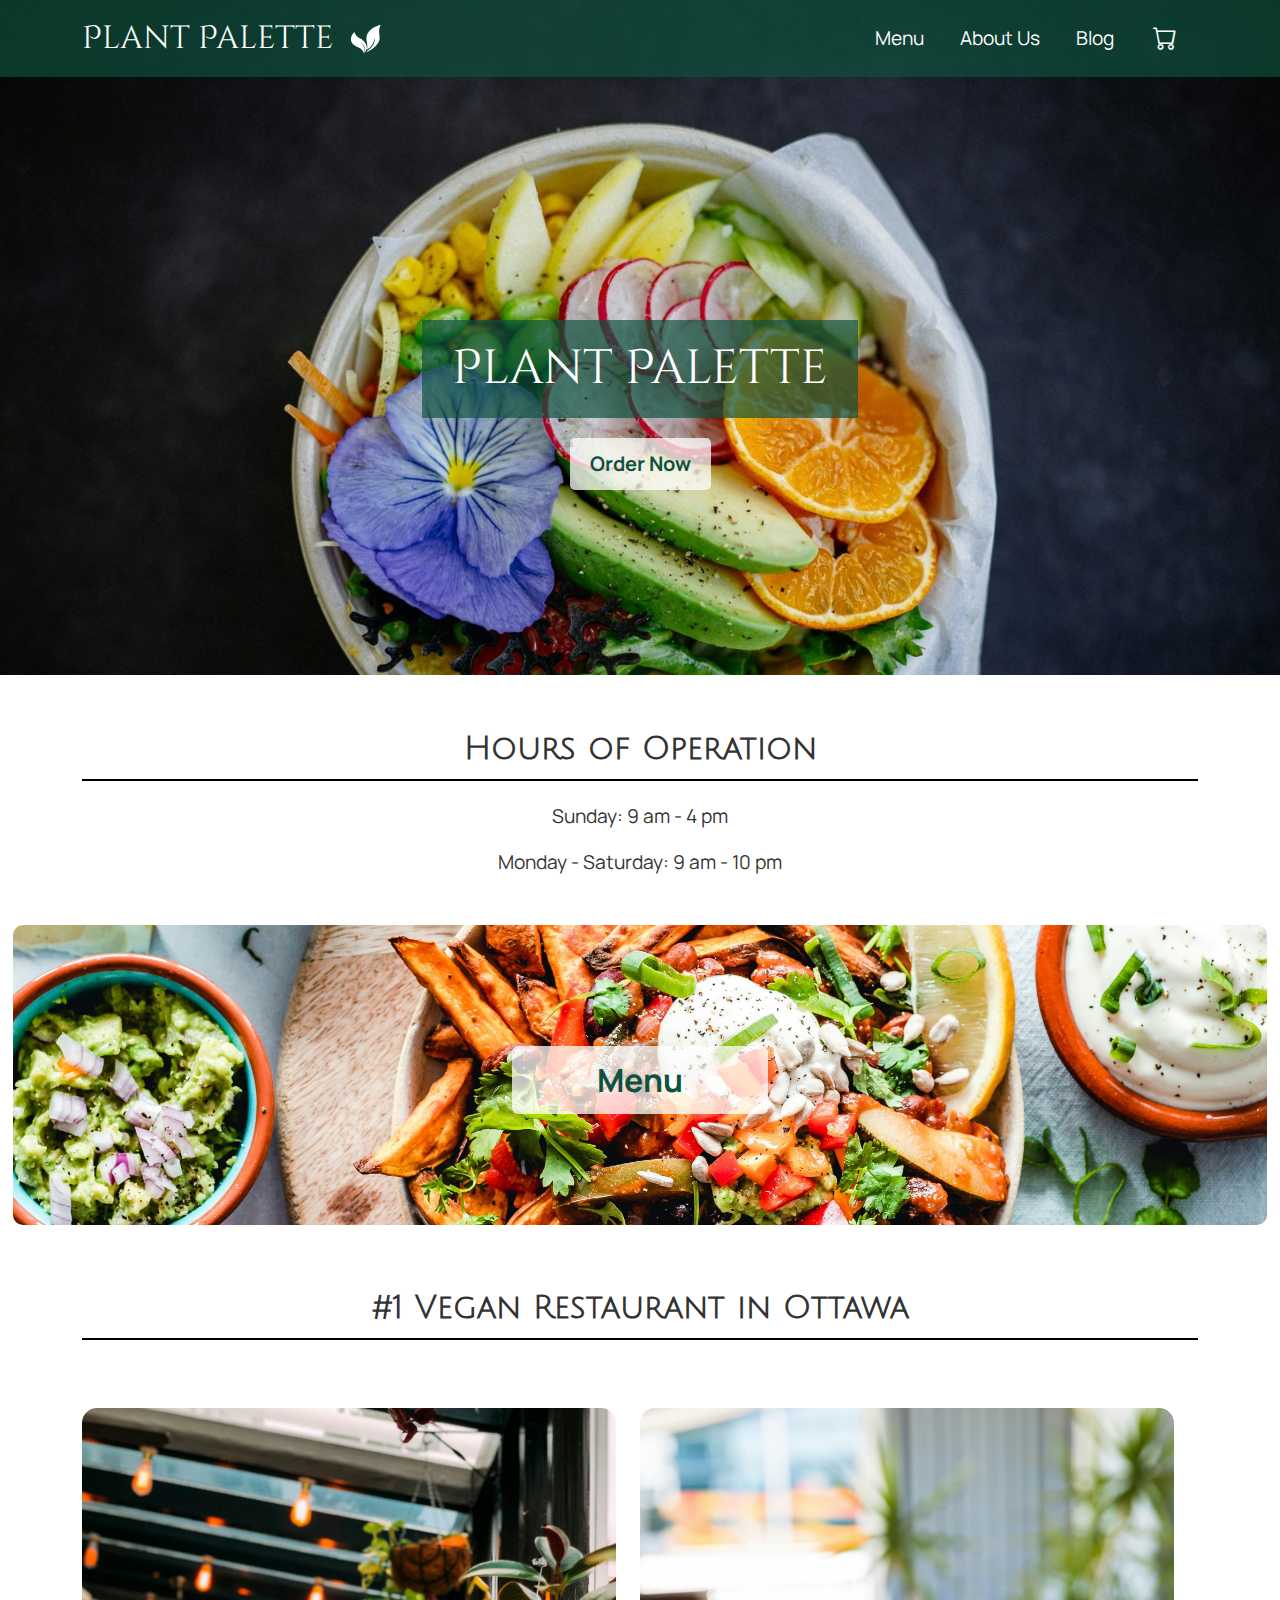
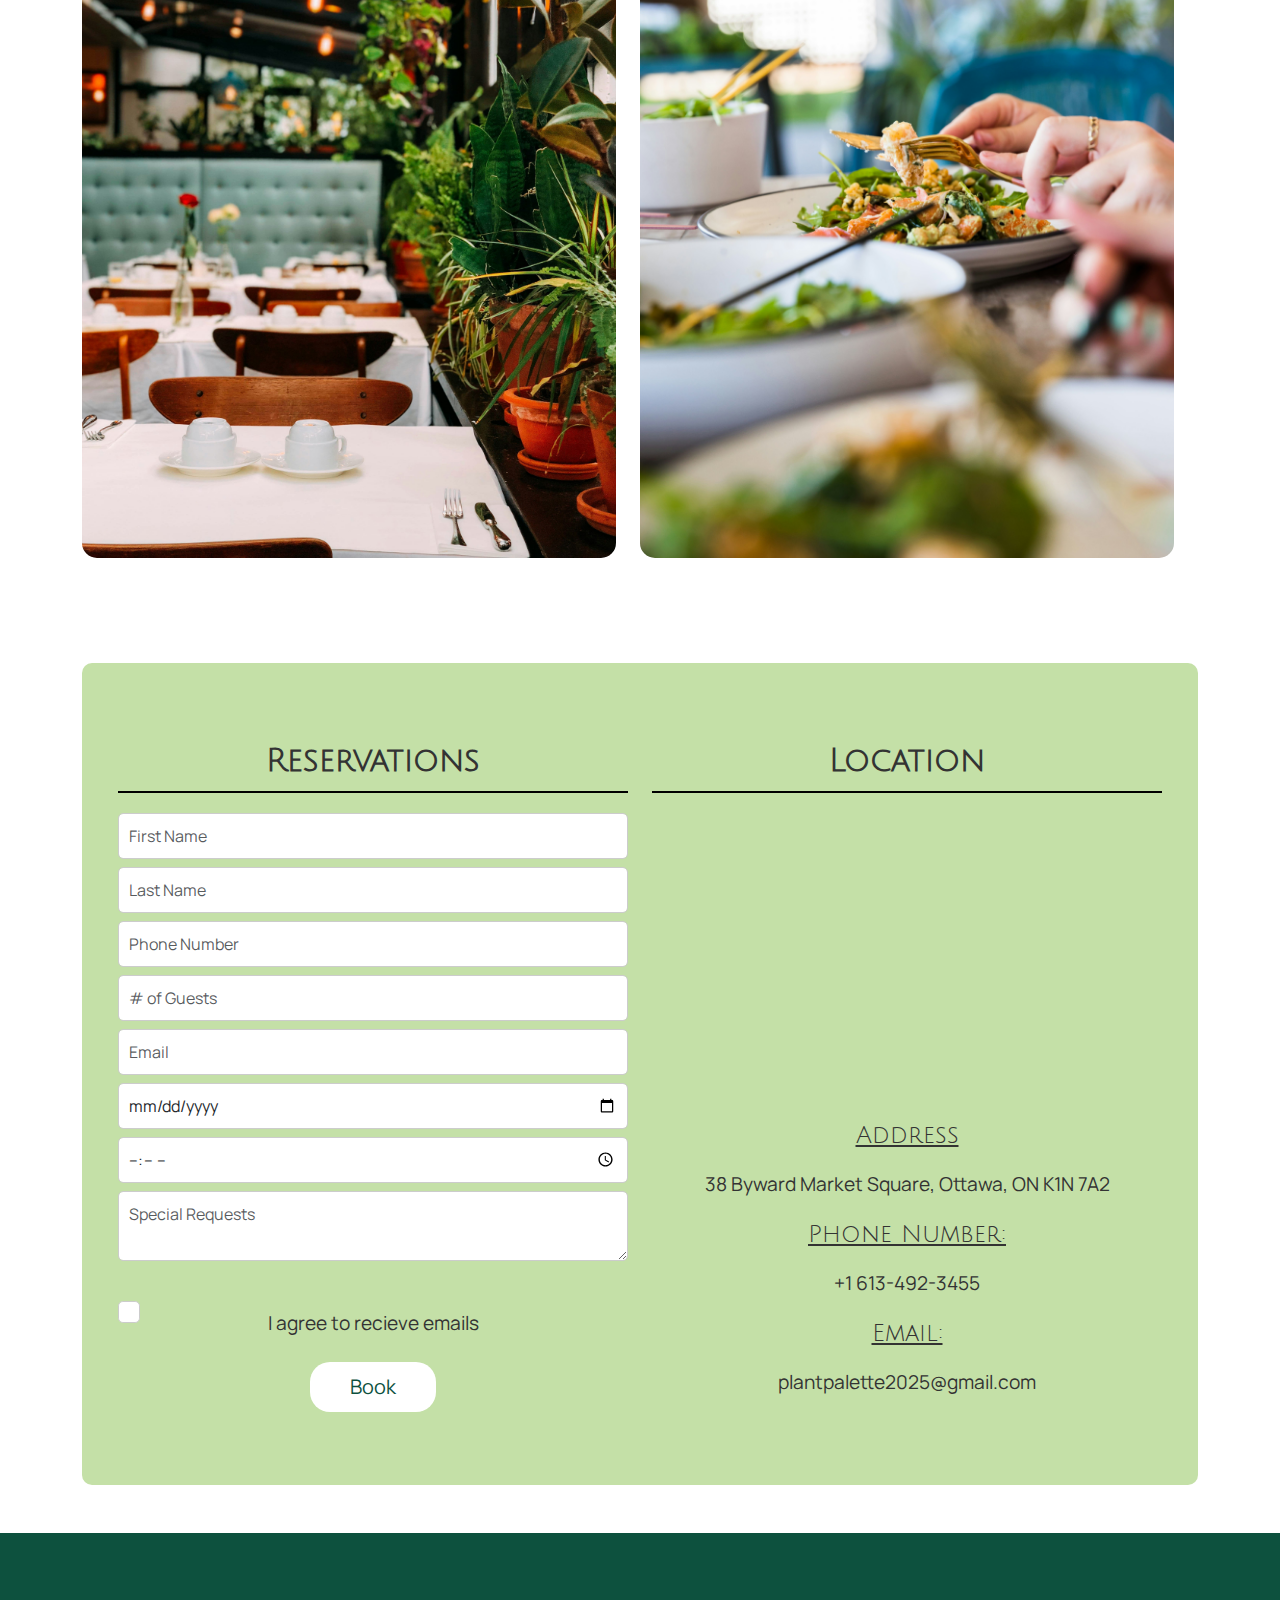
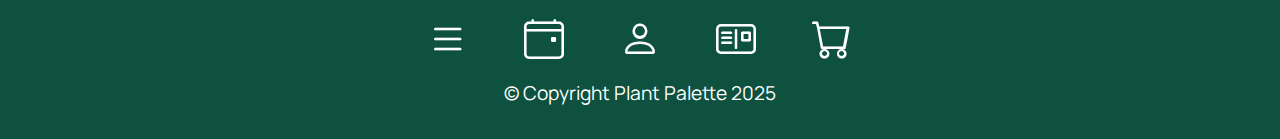
<file: index.html>
<!DOCTYPE html>
<html lang="en">
<head>
    <meta charset="UTF-8">
    <meta name="viewport" content="width=device-width, initial-scale=1.0">
    <title>Plant Palette</title>
    <link rel="icon" href="images/favicon-plant-palette.svg" type="image/svg+xml">
    <!-- Bootstrap CSS -->
    <link rel="stylesheet" href="https://cdn.jsdelivr.net/npm/bootstrap@5.3.0/dist/css/bootstrap.min.css">
    <link rel="stylesheet" href="https://cdn.jsdelivr.net/npm/bootstrap-icons@1.10.5/font/bootstrap-icons.css">

    <!-- Animate.css CDN -->
    <link rel="stylesheet" href="https://cdnjs.cloudflare.com/ajax/libs/animate.css/4.1.1/animate.min.css"/>
    
    <!-- Google Font CSS -->
    <link rel="preconnect" href="https://fonts.googleapis.com">
    <link rel="preconnect" href="https://fonts.gstatic.com" crossorigin>

    <link href="https://fonts.googleapis.com/css2?family=Cinzel+Decorative:wght@400;700;900&family=Julius+Sans+One&family=Manrope:wght@200..800&display=swap" rel="stylesheet">

    <!-- My Css -->
    <link rel="stylesheet" href="css/styles.css">

</head>
<body>
    <!-- Navbar -->
    <nav class="navbar navbar-expand-lg" aria-label="Main navigation">
        <div class="container">
            <a class="navbar-brand d-flex align-items-center" href="index.html">
                Plant Palette
                <img src="images/logo-plant-palette.svg" alt="Brand Logo" width="40" height="40" class="ms-2">
            </a>
            <button class="navbar-toggler" type="button" data-bs-toggle="collapse" data-bs-target="#navbarNav" aria-controls="navbarNav" aria-expanded="false" aria-label="Toggle navigation">
                <span class="navbar-toggler-icon"></span>
            </button>
            <div class="collapse navbar-collapse" id="navbarNav">
                <ul class="navbar-nav ms-auto">
                    <li class="nav-item"><a class="nav-link" href="menu.html">Menu</a></li>
                    <li class="nav-item"><a class="nav-link" href="about.html">About Us</a></li>
                    <li class="nav-item"><a class="nav-link" href="blog.html">Blog</a></li>
                    </ul>
                <a href="cart.html" class="nav-icon-link mx-3">
                     <i class="bi bi-cart"></i>
                </a>

            </div>
        </div>
    </nav>

    <!-- Hero Section -->
<header class="hero-section d-flex align-items-center justify-content-center text-center">
    <picture class="hero-img">
        <source srcset="images/hero-large.jpg" media="(min-width: 768px)">
        <img src="images/hero-small.jpg" alt="A colourful and fresh salad bowl with fruit and veggies" class="img-fluid">
      </picture>
    <div class="hero-overlay">
      <h1 class="display-4 animate__animated animate__fadeInDown">Plant Palette</h1>
    <a href="menu.html">
      <button class="hero-btn">Order Now</button>
    </a>
    </div>
  </header>

    <!-- Main Content -->
    <div class="container text-center my-5">
        <h2>Hours of Operation</h2>
        <p>Sunday: 9 am - 4 pm</p>
        <p>Monday - Saturday: 9 am - 10 pm</p>
    </div>

    <div class="menu-image-container position-relative my-5 text-center">
        <img src="images/menu-img.jpg" class="img-fluid menu-img-style" alt="Menu Image">
        <a href="menu.html">
        <button class="btn btn-outline-light position-absolute top-50 start-50 translate-middle">Menu</button>
        </a>
    </div>

    <!-- #1 Vegan Restaurant Section -->
    <div class="container text-center my-5">
        <h2>#1 Vegan Restaurant in Ottawa</h2>
        <div class="row">
            <div class="row my-5">
                <div class="col-md-6 ">
                  <img src="images/resturant-interior-img.jpg" class="img-fluid equal-img rounded-img" alt="Restaurant Interior">
                </div>
                <div class="col-md-6 ">
                  <img src="images/vegan-dish.jpg" class="img-fluid equal-img rounded-img" alt="Dish">
                </div>
              </div>
        </div>
    </div>

    <!-- Reservation & Location -->
    <div class="container">
    <div class="green-box p-4 mb-5">
        <div class="container my-5">
            <div class="row">
                <div class="col-md-6">
                    <h2 class="text-center">Reservations</h2>
                    <form>
                        <input type="text" class="form-control" placeholder="First Name">
                        <input type="text" class="form-control mt-2" placeholder="Last Name">
                        <input type="tel" class="form-control mt-2" placeholder="Phone Number">
                        <input type="number" class="form-control mt-2" placeholder="# of Guests">
                        <input type="email" class="form-control mt-2" placeholder="Email">
                        <input type="date" class="form-control mt-2">
                        <input type="time" class="form-control mt-2">
                        <textarea class="form-control mt-2" placeholder="Special Requests"></textarea>
                        <div class="form-check">
                            <input class=" form-check-input" type="checkbox" id="terms">
                        </div>
                        <div class="text-center form-check-label">
                            <label for="terms">
                              I agree to recieve emails
                            </label>
                        </div>
                        <div class="text-center">
                        <button type="submit" class="btn btn-success mt-2">Book</button>
                        </div>
                    </form>
                </div>
                <div class="col-md-6">
                    <h2 class="text-center">Location</h2>
                    <div class="ratio ratio-16x9">
                    <iframe src="https://www.google.com/maps/embed?pb=!1m18!1m12!1m3!1d2800.094710897431!2d-75.69284309999999!3d45.4275921!2m3!1f0!2f0!3f0!3m2!1i1024!2i768!4f13.1!3m3!1m2!1s0x4cce05020eb5e0f3%3A0xa93a3c9f34bdb6ab!2s38%20Byward%20Market%20Square%2C%20Ottawa%2C%20ON%20K1N%207A2!5e0!3m2!1sen!2sca!4v1743799542762!5m2!1sen!2sca" width="600" height="450" style="border:0;" allowfullscreen="" loading="lazy" referrerpolicy="no-referrer-when-downgrade"></iframe>
                    </div>
                    <div class="text-center mt-3">
                    <h3><u>Address</u></h3>
                    <p>38 Byward Market Square, Ottawa, ON K1N 7A2</p>
                    <h3><u>Phone Number:</u></h3>
                    <p> +1 613-492-3455</p>
                    <h3><u>Email:</u></h3>
                    <p> plantpalette2025@gmail.com</p>
                    </div>
                </div>
            </div>
        </div>
    </div>
    </div>

    <!-- Footer -->
    <footer class="text-white text-center py-3" itemtype="http://schema.org/LocalBusiness" >
        <div class="icon-nav text-center mt-5">
            <a href="menu.html" class="icon-link mx-3">
              <i class="bi bi-list"></i>
            </a>
            <a href="events.html" class="icon-link mx-3">
                <i class="bi bi-calendar4-event"></i>
            </a>
            <a href="about.html" class="icon-link mx-3">
                <i class="bi bi-person"></i>
              </a>
            <a href="blog.html" class="icon-link mx-3">
                <i class="bi bi-postcard"></i>
            </a>
            <a href="cart.html" class="icon-link mx-3">
                <i class="bi bi-cart"></i>
            </a>
          </div>
       <p> &copy; Copyright Plant Palette 2025 </p>
    </footer>

    <script src="https://cdn.jsdelivr.net/npm/bootstrap@5.3.0/dist/js/bootstrap.bundle.min.js"></script>
</body>
</html>
</file>
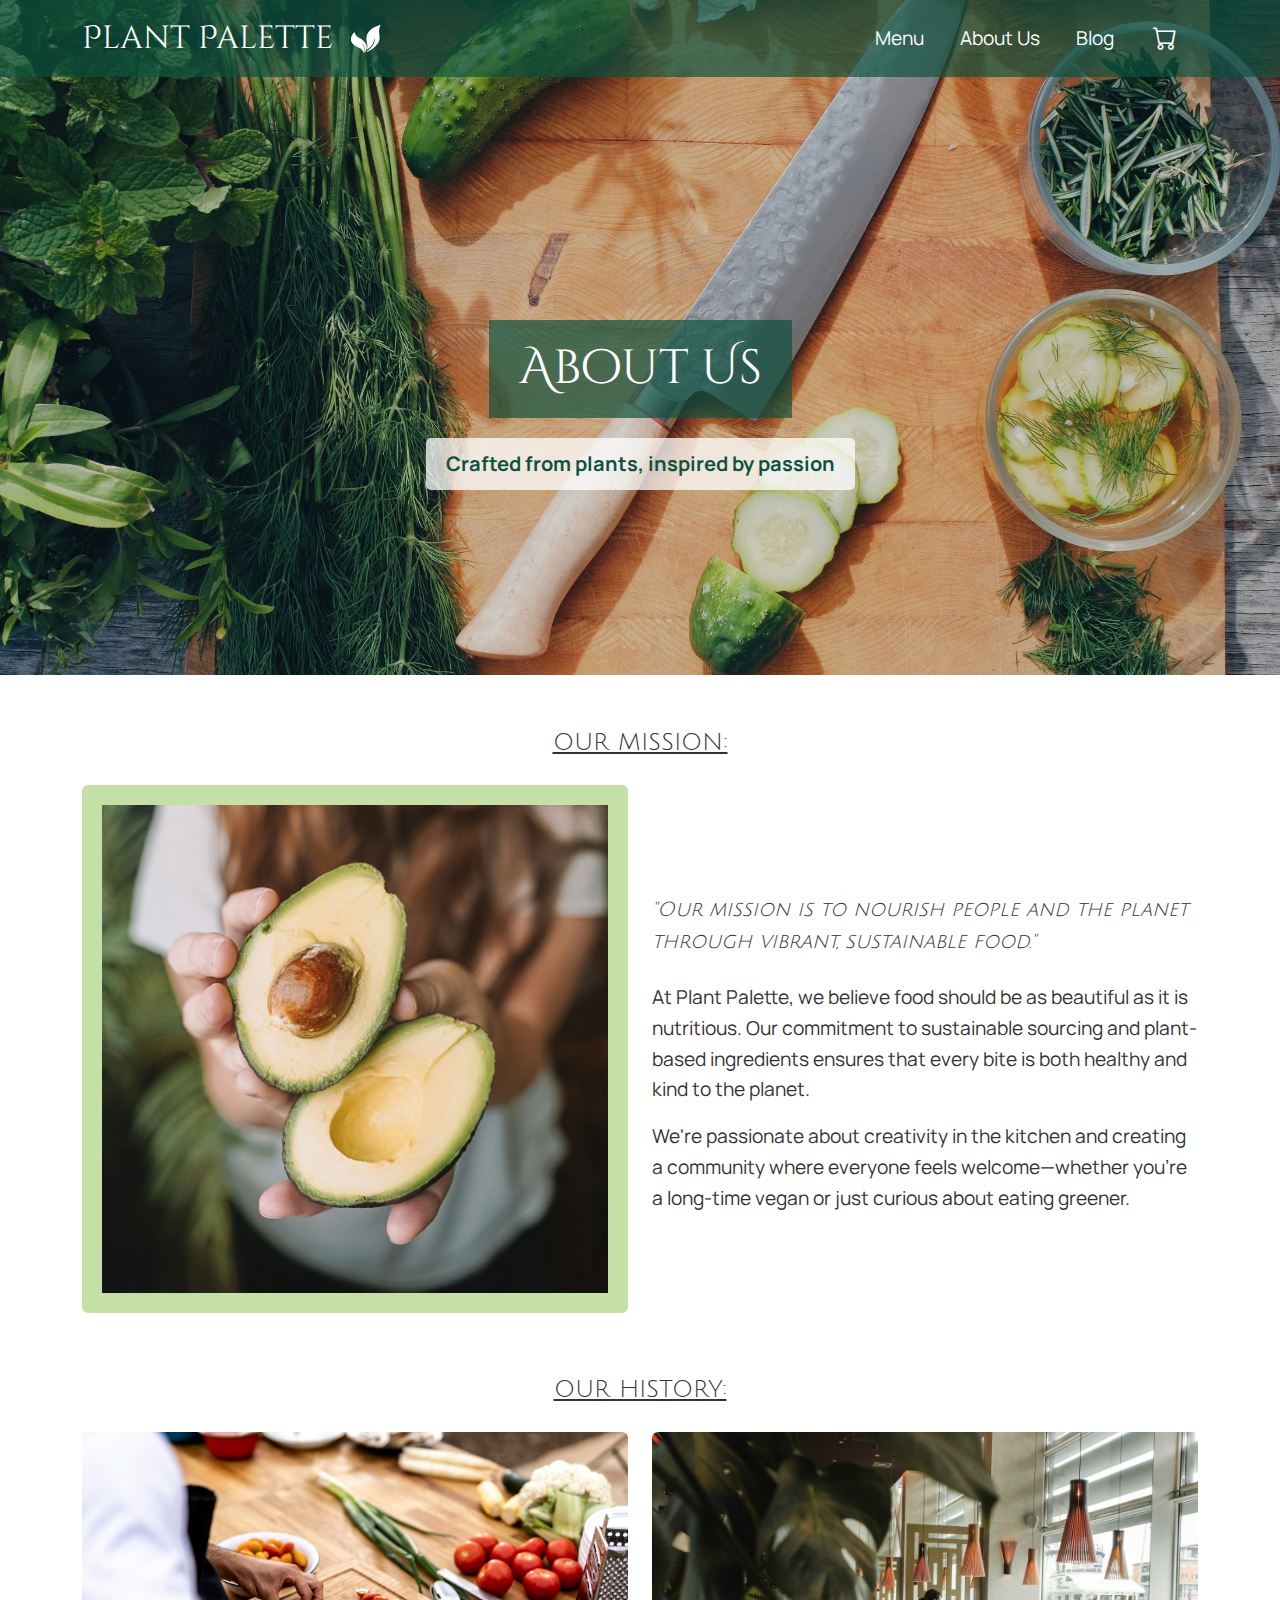
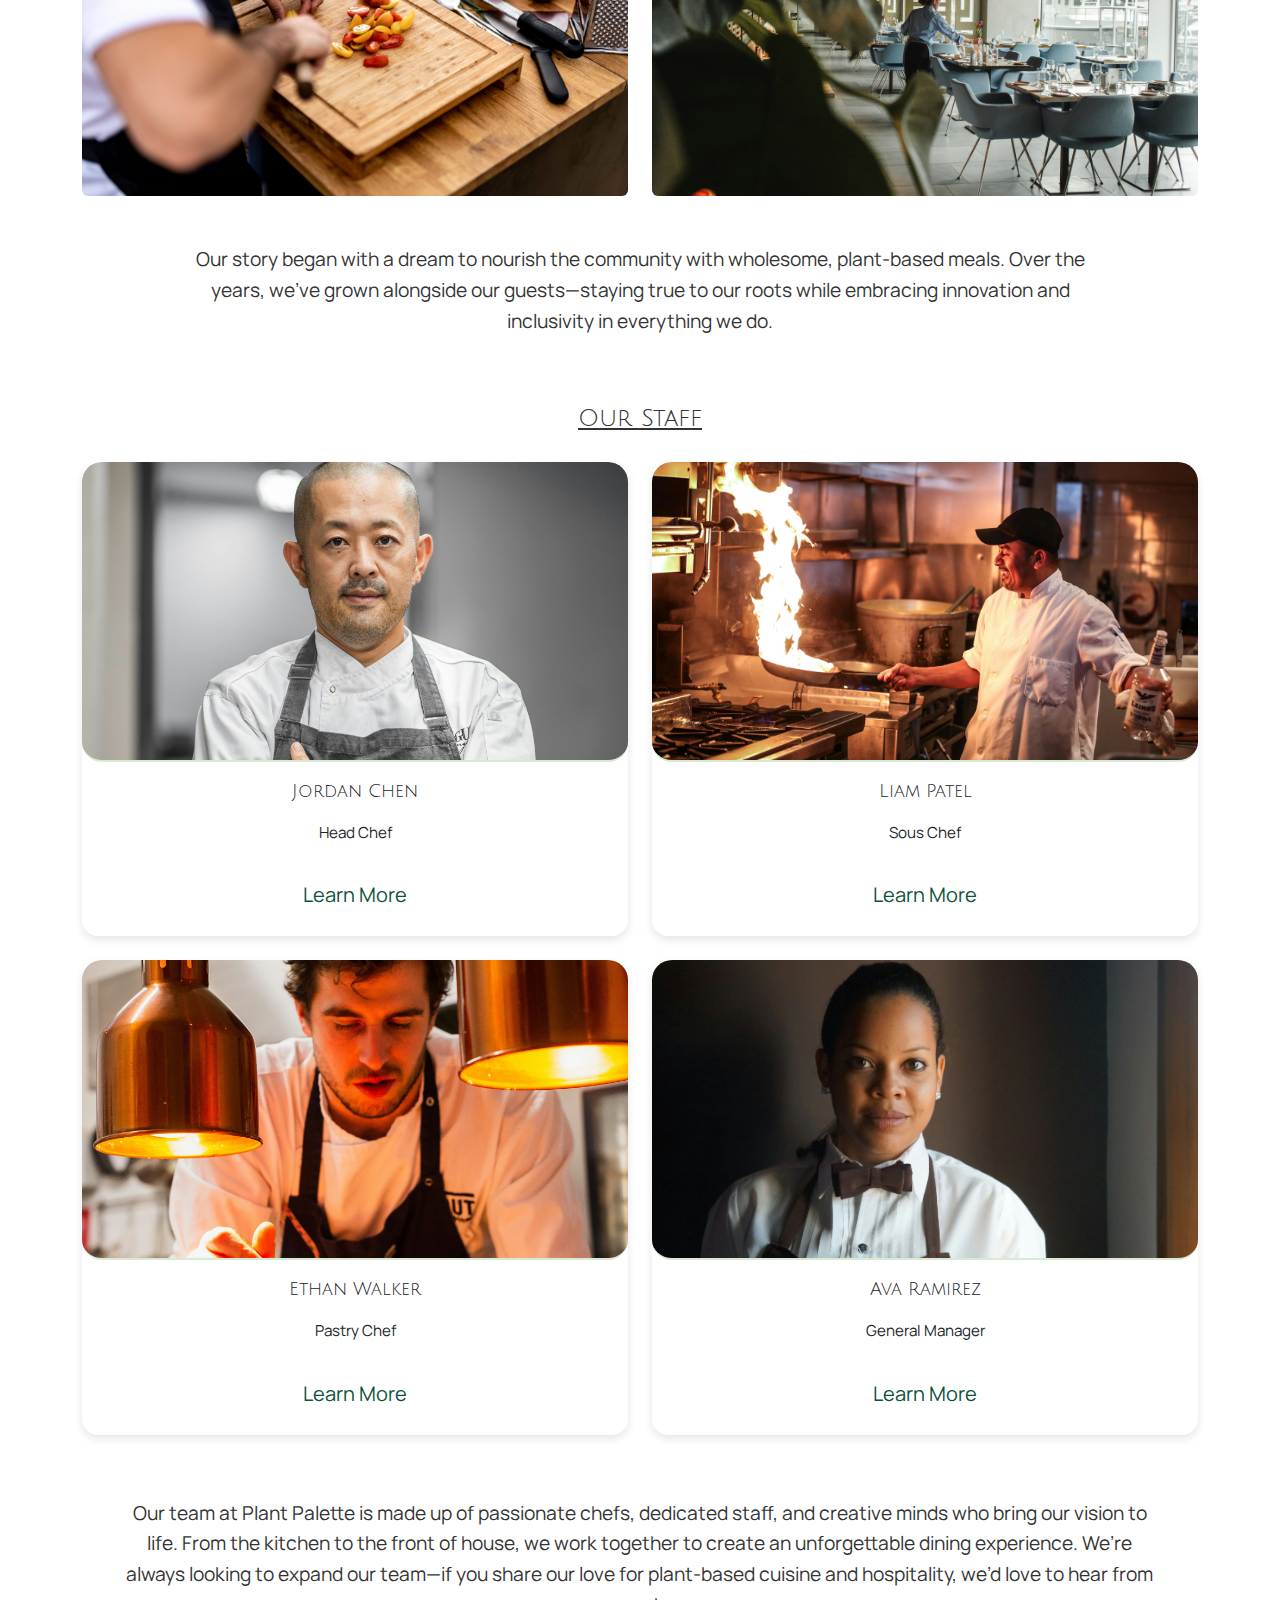
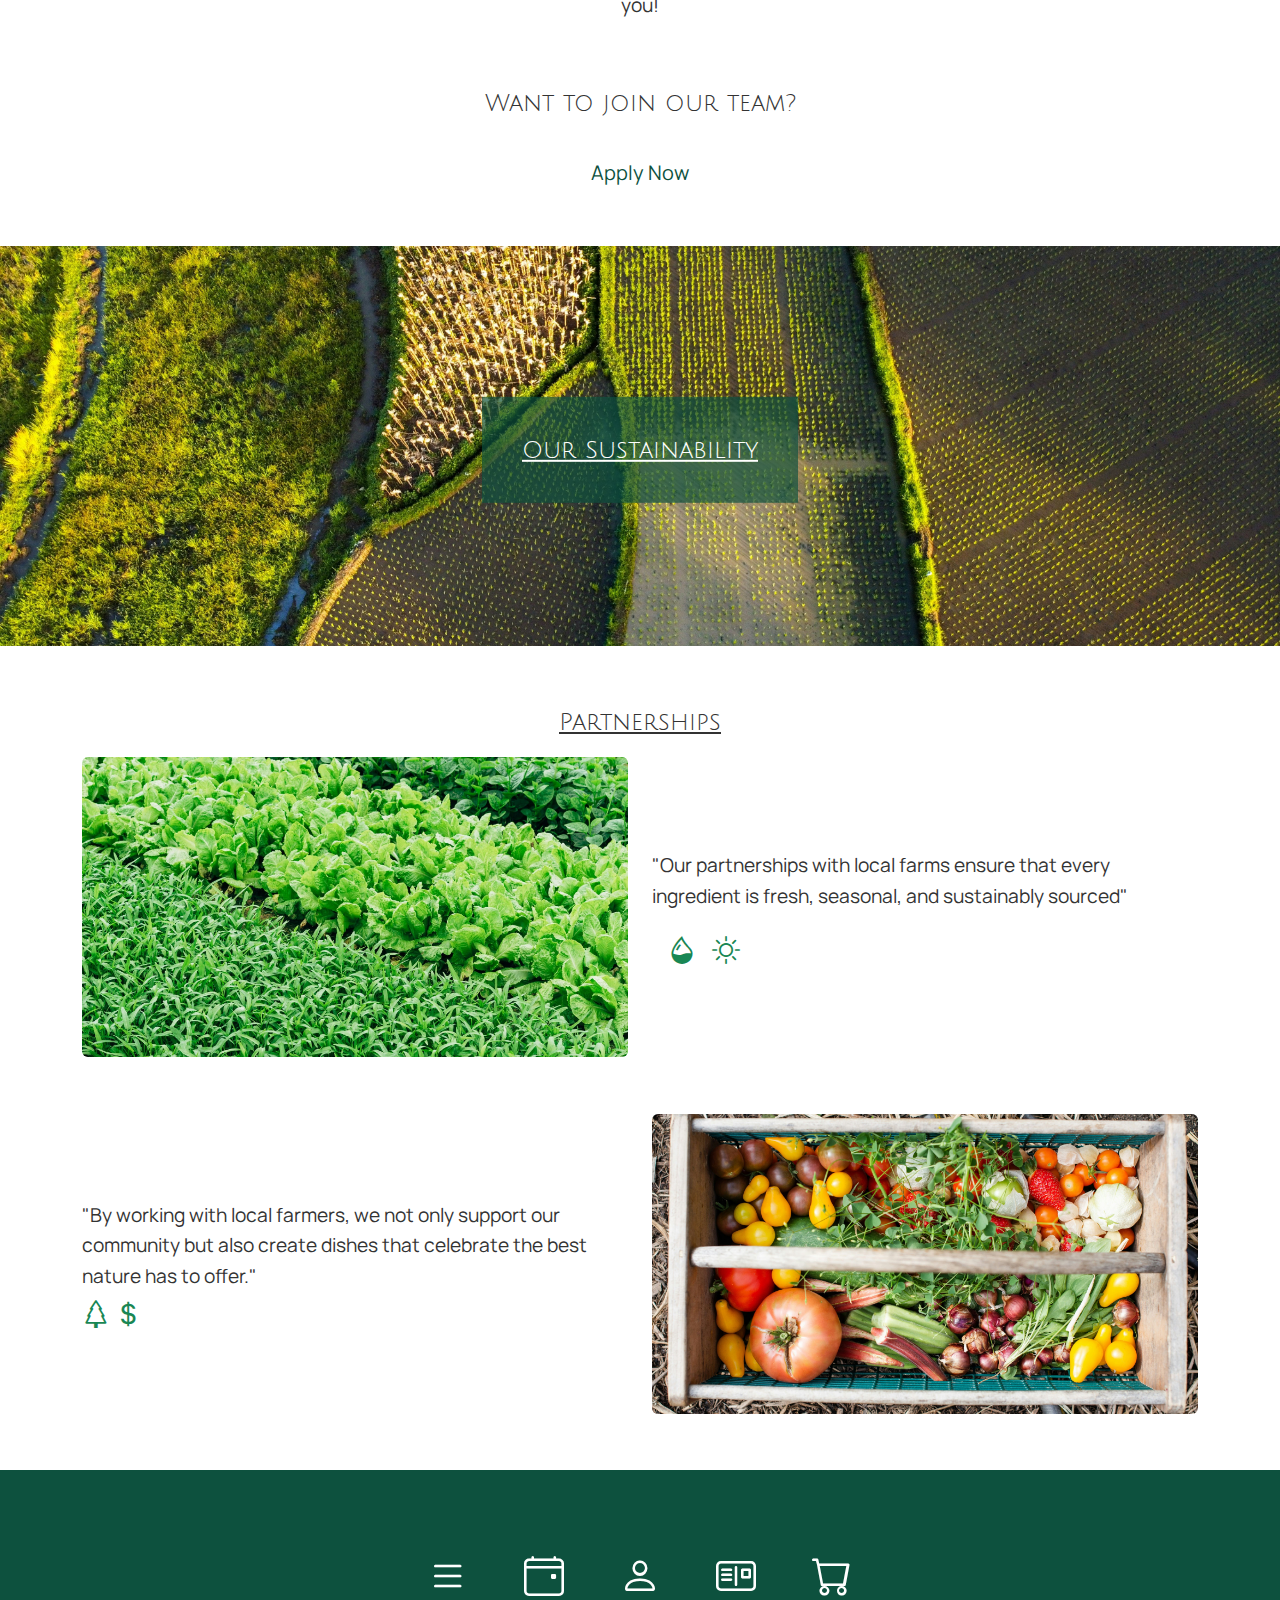
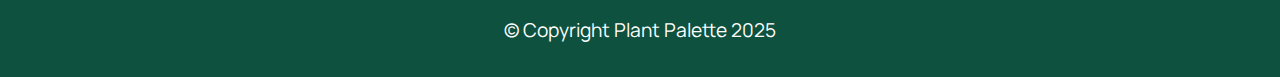
<file: about.html>
<!DOCTYPE html>
<html lang="en">
<head>
    <meta charset="UTF-8">
    <meta name="viewport" content="width=device-width, initial-scale=1.0">
    <title>About Us</title>
    <link rel="icon" href="images/favicon-plant-palette.svg" type="image/svg+xml">
    <!-- Bootstrap CSS -->
    <link rel="stylesheet" href="https://cdn.jsdelivr.net/npm/bootstrap@5.3.0/dist/css/bootstrap.min.css">
    <link rel="stylesheet" href="https://cdn.jsdelivr.net/npm/bootstrap-icons@1.10.5/font/bootstrap-icons.css">

    <!-- Animate.css CDN -->
    <link rel="stylesheet" href="https://cdnjs.cloudflare.com/ajax/libs/animate.css/4.1.1/animate.min.css"/>
    
    <!-- Google Font CSS -->
    <link rel="preconnect" href="https://fonts.googleapis.com">
    <link rel="preconnect" href="https://fonts.gstatic.com" crossorigin>
    <link href="https://fonts.googleapis.com/css2?family=Cinzel+Decorative:wght@400;700;900&family=Julius+Sans+One&family=Manrope:wght@200..800&display=swap" rel="stylesheet">

    <!-- My Css -->
    <link rel="stylesheet" href="css/styles.css">

</head>
<body>
    <!-- Navbar -->
    <nav class="navbar navbar-expand-lg">
        <div class="container">
            <a class="navbar-brand d-flex align-items-center" href="index.html">
                Plant Palette
                <img src="images/logo-plant-palette.svg" alt="Brand Logo" width="40" height="40" class="ms-2">
            </a>
            <button class="navbar-toggler" type="button" data-bs-toggle="collapse" data-bs-target="#navbarNav" aria-controls="navbarNav" aria-expanded="false" aria-label="Toggle navigation">
                <span class="navbar-toggler-icon"></span>
            </button>
            <div class="collapse navbar-collapse" id="navbarNav">
                <ul class="navbar-nav ms-auto">
                    <li class="nav-item"><a class="nav-link" href="menu.html">Menu</a></li>
                    <li class="nav-item"><a class="nav-link" href="about.html">About Us</a></li>
                    <li class="nav-item"><a class="nav-link" href="blog.html">Blog</a></li>
                    </ul>
                <a href="cart.html" class="nav-icon-link mx-3">
                     <i class="bi bi-cart"></i>
                </a>
            </div>
        </div>
    </nav>

    <!-- Hero Section -->
<header class="hero-section d-flex align-items-center justify-content-center text-center">
    <img src="images/about-hero.jpg" class="hero-img img-fluid" alt="Hero Image" loading="lazy">
    <div class="hero-overlay">
      <h1 class="display-4 animate__animated animate__fadeInDown">About Us</h1>
      <button class="hero-btn">Crafted from plants, inspired by passion</button>
    </div>
  </header>

    <!-- Our Mission Section -->
    <section class="container my-5">
        <h3 class="text-center mb-4"> <U>OUR MISSION:</U></h3>
        <div class="row align-items-center">
          
          <!-- Avocado Image -->
          <div class="col-md-6 mb-4 mb-md-0">
            <img src="images/our-mission.jpg" class="img-fluid rounded mission-img" alt="Avocado Image">
          </div>
      
          <!-- Text Content -->
          <div class="col-md-6">
            <blockquote class="blockquote mb-4">
              <p class="mb-0">"Our mission is to nourish people and the planet through vibrant, sustainable food."</p>
            </blockquote>
            <p class="mb-3">
              At Plant Palette, we believe food should be as beautiful as it is nutritious. Our commitment to sustainable sourcing and plant-based ingredients ensures that every bite is both healthy and kind to the planet.
            </p>
            <p>
              We're passionate about creativity in the kitchen and creating a community where everyone feels welcome—whether you're a long-time vegan or just curious about eating greener.
            </p>
          </div>
      
        </div>
      </section>

<!-- History Section -->
<section class="container my-5">
    <h3 class="text-center mb-4"> <U>OUR HISTORY:</U></h3>
  <!-- Row with two images side by side -->
  <div class="row mb-4">
    <div class="col-md-6 text-center">
      <img src="images/our-history.jpg" alt="History Left img of cutting board" class="img-fluid rounded">
    </div>
    <div class="col-md-6 text-center">
      <img src="images/our-history-resturant.jpg" alt="History Right img of resturant interior" class="img-fluid rounded">
    </div>
  </div>

  <!-- Centered paragraph underneath -->
  <div class="row">
    <div class="col-md-10 offset-md-1 text-center">
      <p>
        Our story began with a dream to nourish the community with wholesome, plant-based meals. Over the years, we’ve grown alongside our guests—staying true to our roots while embracing innovation and inclusivity in everything we do.
      </p>
    </div>
  </div>
</section>

<!-- Our Staff Section -->
<section class="container my-5">
    <h3 class="text-center mb-4"><u>Our Staff</u></h3>
    <div class="row g-4">
  
      <!-- Staff Member 1 -->
      <div class="col-md-6">
        <div class="card h-100 text-center">
          <img src="images/jordan-chen.jpg" class="card-img-top" alt="Staff Member 1 - Jordan Chen">
          <div class="card-body">
            <h5 class="card-title">Jordan Chen</h5>
            <p class="card-text">Head Chef</p>
            <button class="btn btn-success">Learn More</button>
          </div>
        </div>
      </div>
  
      <!-- Staff Member 2 -->
      <div class="col-md-6">
        <div class="card h-100 text-center">
          <img src="images/liam-patel.jpg" class="card-img-top" alt="Staff Member 2 - Liam Patel">
          <div class="card-body">
            <h5 class="card-title">Liam Patel</h5>
            <p class="card-text">Sous Chef</p>
            <button class="btn btn-success">Learn More</button>
          </div>
        </div>
      </div>
  
      <!-- Staff Member 3 -->
      <div class="col-md-6">
        <div class="card h-100 text-center">
          <img src="images/ethan-walker.jpg" class="card-img-top" alt="Staff Member 3 - Ethan Walker">
          <div class="card-body">
            <h5 class="card-title">Ethan Walker</h5>
            <p class="card-text">Pastry Chef</p>
            <button class="btn btn-success">Learn More</button>
          </div>
        </div>
      </div>
  
      <!-- Staff Member 4 -->
      <div class="col-md-6">
        <div class="card h-100 text-center">
          <img src="images/ava-ramirez.jpg" class="card-img-top" alt="Staff Member 4">
          <div class="card-body">
            <h5 class="card-title">Ava Ramirez</h5>
            <p class="card-text">General Manager</p>
            <button class="btn btn-success">Learn More</button>
          </div>
        </div>
      </div>
    </div>
  </section>

  <!-- Centered paragraph underneath -->
  <div class="row">
    <div class="col-md-10 offset-md-1 text-center">
      <p>
        Our team at Plant Palette is made up of passionate chefs, dedicated staff, and creative minds who bring our vision to life. From the kitchen to the front of house, we work together to create an unforgettable dining experience. We’re always looking to expand our team—if you share our love for plant-based cuisine and hospitality, we’d love to hear from you!
      </p>
    </div>
  </div>

  <!-- Apply Text + Button -->
    <section class="text-center my-5">
        <h3 class="mb-3">Want to join our team?</h3>
        <a href="contact.html" class="btn btn-success btn-lg">Apply Now</a>
    </section>

  <!-- Full-Width Background Image Section -->
    <div class="position-relative my-5">
        <img src="images/sustainabilty-img.jpg" class="w-100" alt="Join Our Team" style="object-fit: cover; height: 400px;">
        <div class="position-absolute top-50 start-50 translate-middle text-center">
        <a href="contact.html" class="sustainability-button">Our Sustainability</a>
        </div>
    </div>


<!-- Partnerships Section -->
    <section class="container my-5">
        <h3 class="text-center mb-3"><u>Partnerships</u></h3>

        <!-- Row 1: Image Left, Text Right -->
        <div class="row align-items-center mb-5">
          <div class="col-md-6">
            <img src="images/farmers-garden.jpg" class="img-fluid rounded custom-img" alt="Garden Image">
          </div>
          <div class="col-md-6">
            <p>"Our partnerships with local farms ensure that every ingredient is fresh, seasonal, and sustainably sourced"
            </p>
            <div class="d-flex align-items-center gap-3 mt-3">
              <i class="bi bi-leaf-fill fs-3 text-success"></i>
              <i class="bi bi-droplet-half fs-3 text-success"></i>
              <i class="bi bi-sun fs-3 text-success"></i>
            </div>
          </div>
        </div>
      
        <!-- Row 2: Text Left, Image Right -->
        <div class="row align-items-center">
          <div class="col-md-6 order-md-1 order-2">
            <p>"By working with local farmers, we not only support our community but also create dishes that celebrate the best nature has to offer."</p>
            <i class="bi bi-leaf-fill fs-3 text-success"></i>
              <i class="bi bi-tree fs-3 text-success"></i>
              <i class="bi bi-currency-dollar fs-3 text-success"></i>
          </div>
          <div class="col-md-6 order-md-2 order-1">
            <img src="images/veggie-basket.jpg" class="img-fluid rounded custom-img" alt="Picture of vegetable basket">
          </div>
        </div>
      
      </section>
  

   <!-- Footer -->
<footer class="text-white text-center py-3" itemtype="http://schema.org/LocalBusiness">
    <div class="icon-nav text-center mt-5">
        <a href="menu.html" class="icon-link mx-3">
          <i class="bi bi-list"></i>
        </a>
        <a href="events.html" class="icon-link mx-3">
            <i class="bi bi-calendar4-event"></i>
        </a>
        <a href="about-us.html" class="icon-link mx-3">
            <i class="bi bi-person"></i>
          </a>
        <a href="blog.html" class="icon-link mx-3">
            <i class="bi bi-postcard"></i>
        </a>
        <a href="cart.html" class="icon-link mx-3">
            <i class="bi bi-cart"></i>
        </a>
      </div>
   <p> &copy; Copyright Plant Palette 2025 </p>
</footer>

<script src="https://cdn.jsdelivr.net/npm/bootstrap@5.3.0/dist/js/bootstrap.bundle.min.js"></script>
</body>
</html>
</file>
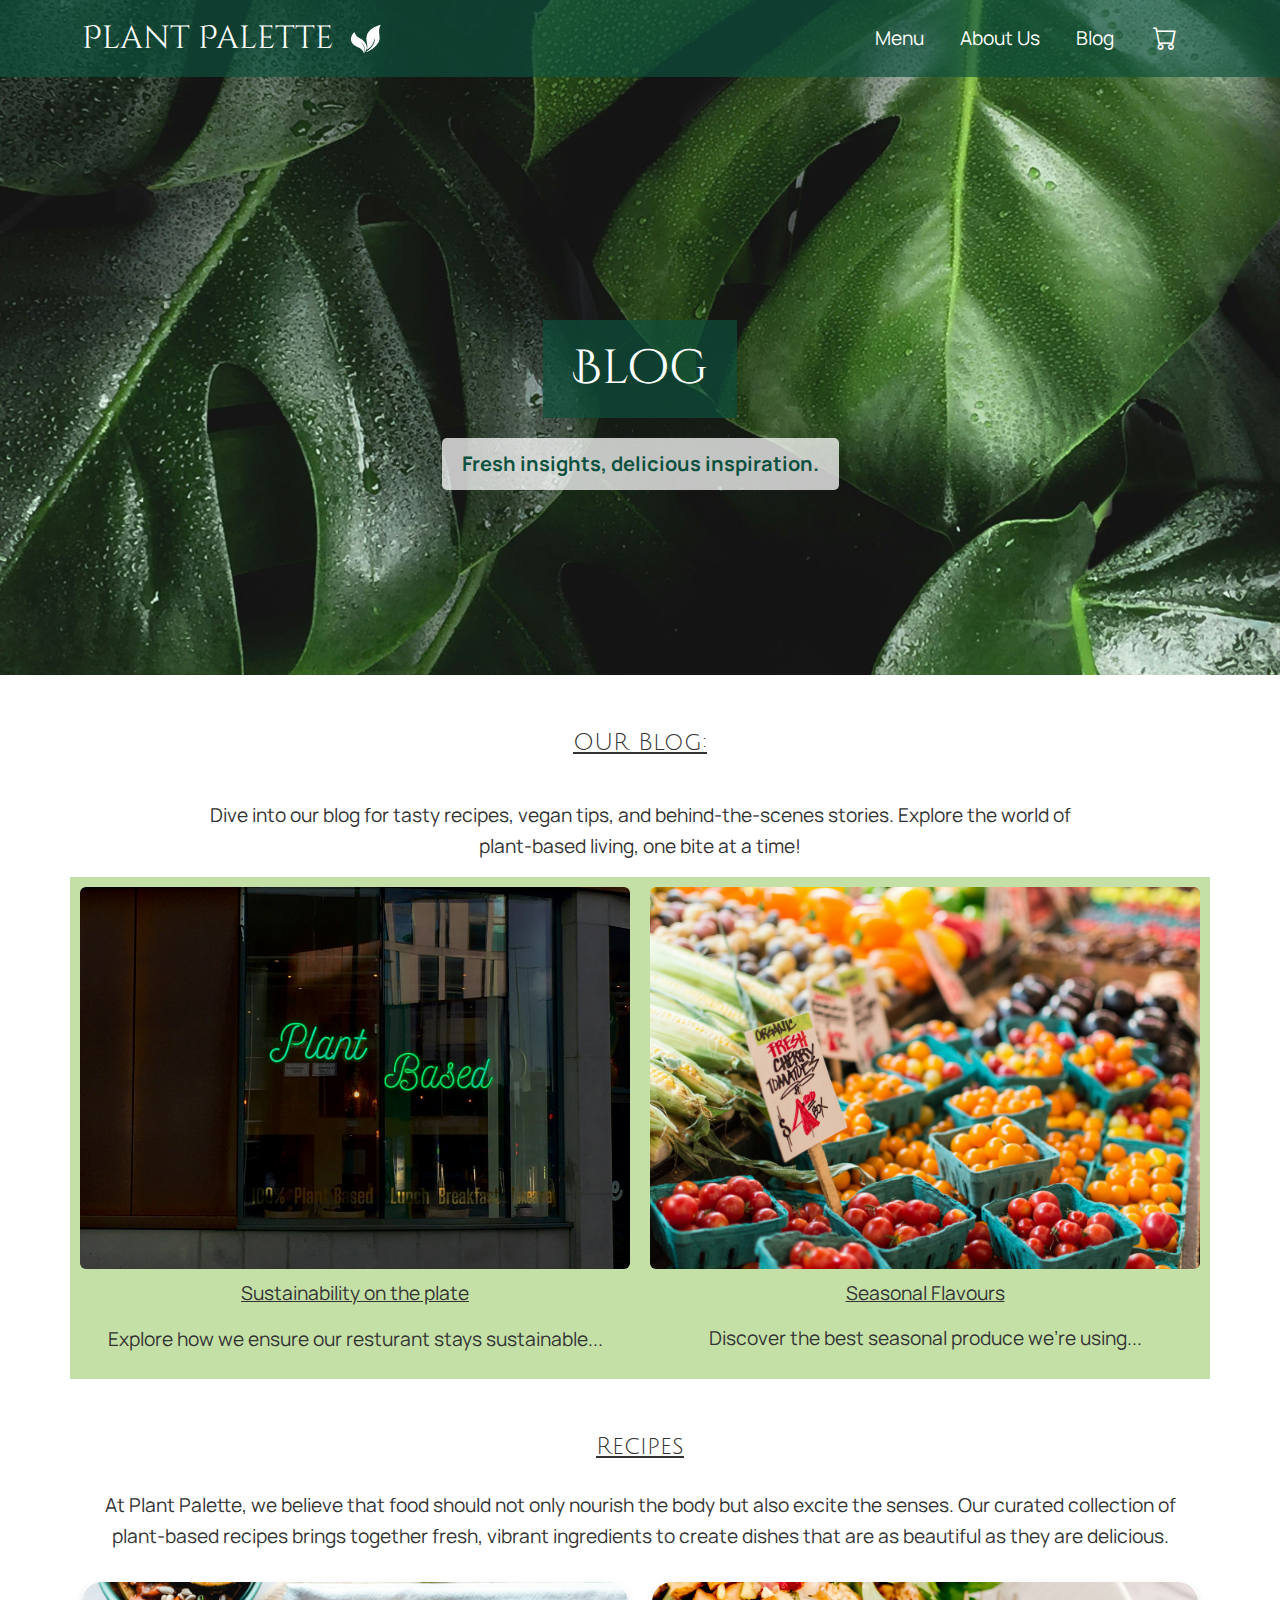
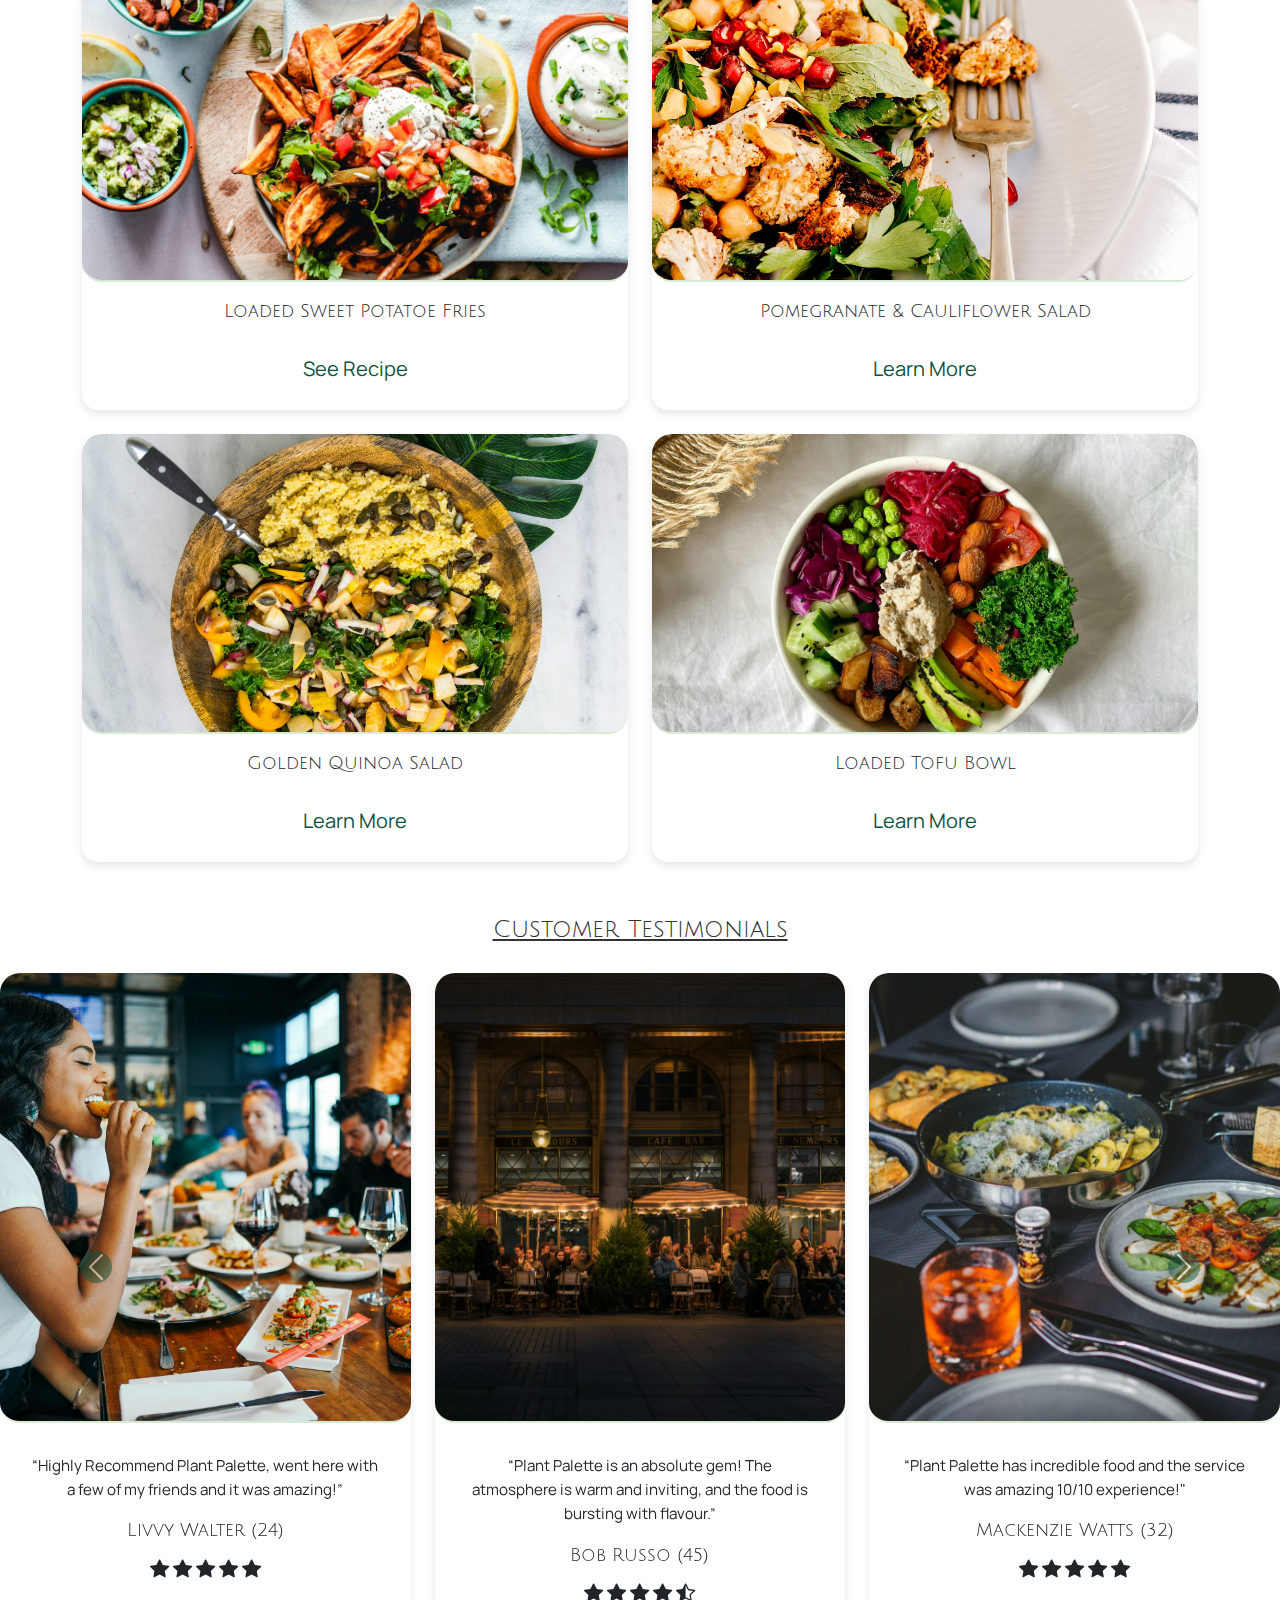
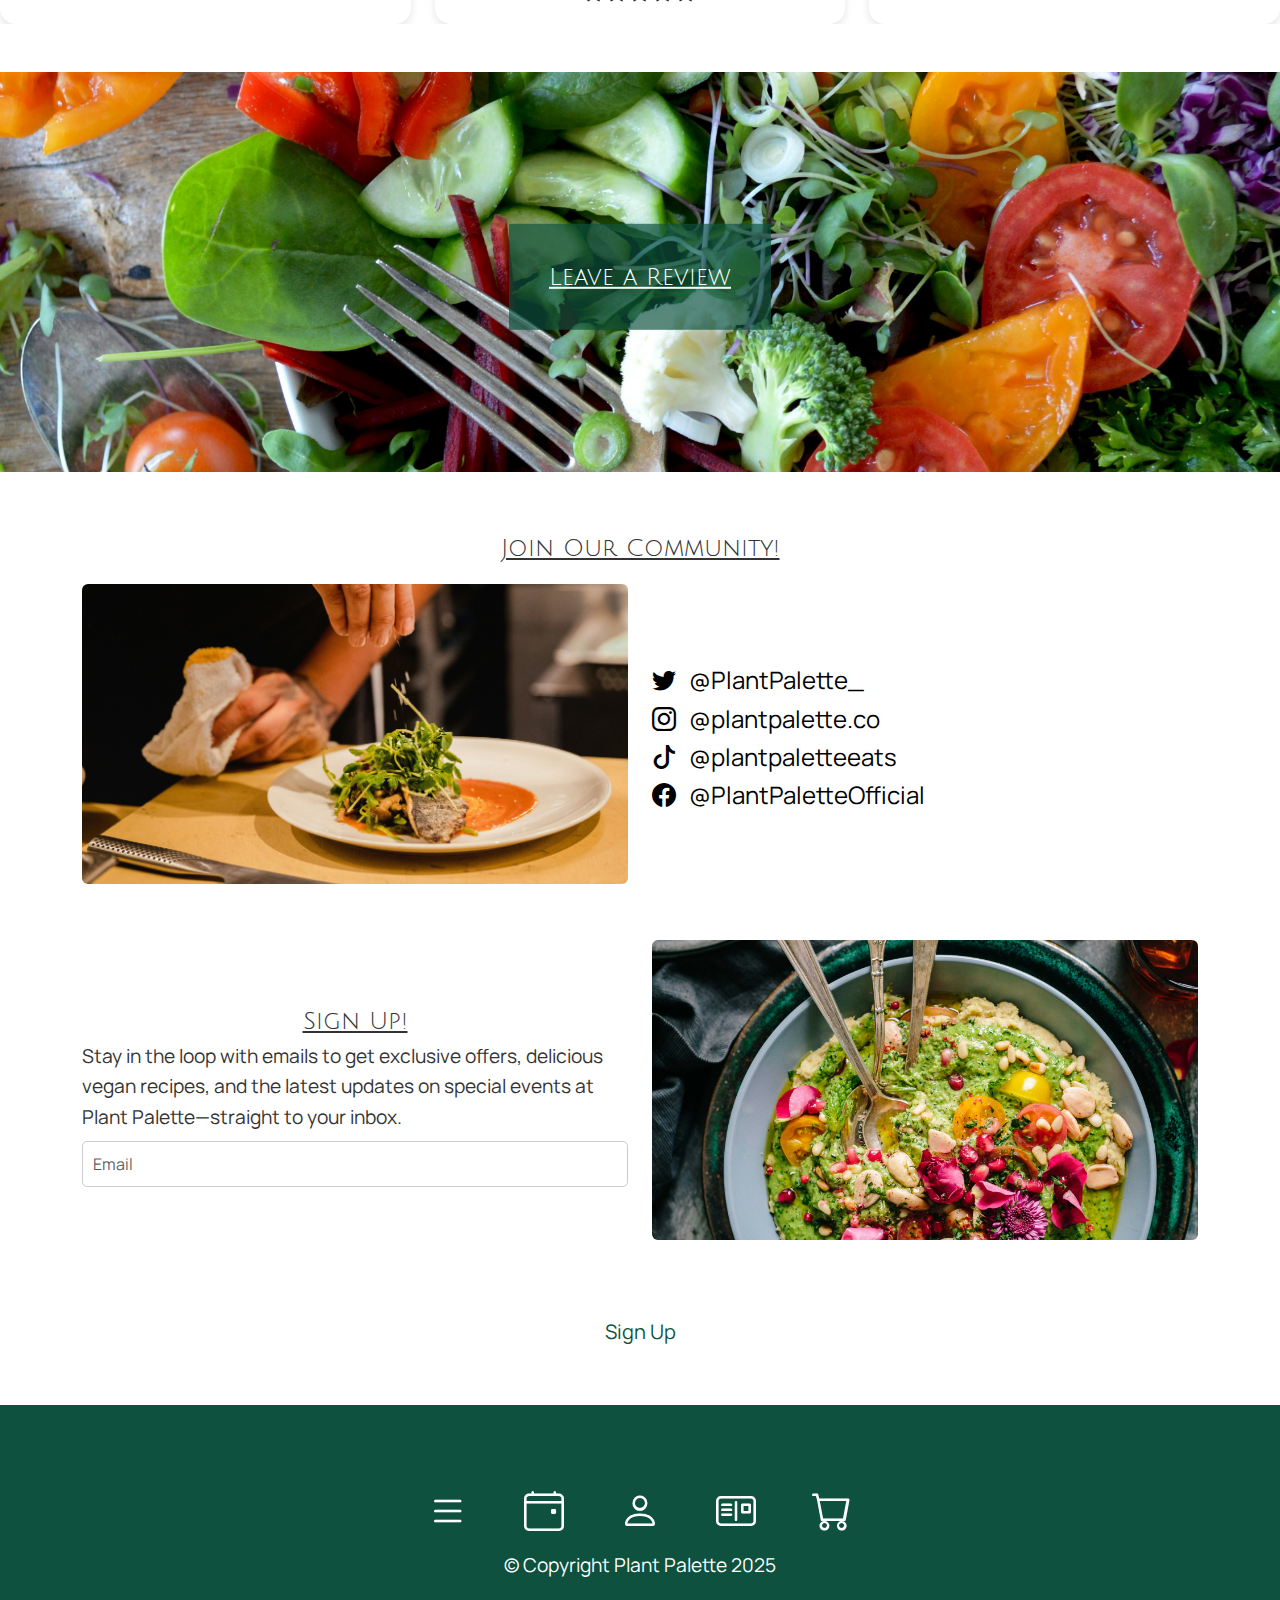
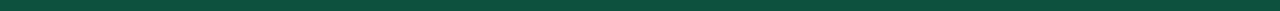
<file: blog.html>
<!DOCTYPE html>
<html lang="en">
<head>
    <meta charset="UTF-8">
    <meta name="viewport" content="width=device-width, initial-scale=1.0">
    <title>Blog</title>
    <link rel="icon" href="images/favicon-plant-palette.svg" type="image/svg+xml">
    <!-- Bootstrap CSS -->
    <link rel="stylesheet" href="https://cdn.jsdelivr.net/npm/bootstrap@5.3.0/dist/css/bootstrap.min.css">
    <link rel="stylesheet" href="https://cdn.jsdelivr.net/npm/bootstrap-icons@1.10.5/font/bootstrap-icons.css">

    <!-- Animate.css CDN -->
    <link rel="stylesheet" href="https://cdnjs.cloudflare.com/ajax/libs/animate.css/4.1.1/animate.min.css"/>
    
    <!-- Google Font CSS -->
    <link rel="preconnect" href="https://fonts.googleapis.com">
    <link rel="preconnect" href="https://fonts.gstatic.com" crossorigin>
    <link href="https://fonts.googleapis.com/css2?family=Cinzel+Decorative:wght@400;700;900&family=Julius+Sans+One&family=Manrope:wght@200..800&display=swap" rel="stylesheet">

    <!-- My Css -->
    <link rel="stylesheet" href="css/styles.css">

</head>
<body>
    <!-- Navbar -->
    <nav class="navbar navbar-expand-lg">
        <div class="container">
            <a class="navbar-brand d-flex align-items-center" href="index.html">
                Plant Palette
                <img src="images/logo-plant-palette.svg" alt="Brand Logo" width="40" height="40" class="ms-2">
            </a>
            <button class="navbar-toggler" type="button" data-bs-toggle="collapse" data-bs-target="#navbarNav" aria-controls="navbarNav" aria-expanded="false" aria-label="Toggle navigation">
                <span class="navbar-toggler-icon"></span>
            </button>
            <div class="collapse navbar-collapse" id="navbarNav">
                <ul class="navbar-nav ms-auto">
                    <li class="nav-item"><a class="nav-link" href="menu.html">Menu</a></li>
                    <li class="nav-item"><a class="nav-link" href="about.html">About Us</a></li>
                    <li class="nav-item"><a class="nav-link" href="blog.html">Blog</a></li>
                    </ul>
                <a href="cart.html" class="nav-icon-link mx-3">
                     <i class="bi bi-cart"></i>
                </a>
                
            </div>
        </div>
    </nav>

    <!-- Hero Section -->
<header class="hero-section d-flex align-items-center justify-content-center text-center">
    <img src="images/blog-banner.jpg" class="hero-img img-fluid" alt="Hero Image" loading="lazy">
    <div class="hero-overlay">
      <h1 class="display-4 animate__animated animate__fadeInDown">Blog</h1>
      <button class="hero-btn">Fresh insights, delicious inspiration.</button>
    </div>
  </header>

<!-- Blog Section -->
    <section class="container my-5">
        <h3 class="text-center mb-4"> <U>OUR Blog:</U></h3>
        <!-- Centered paragraph underneath -->
        <div class="row">
            <div class="col-md-10 offset-md-1 text-center">
                <p>
                    Dive into our blog for tasty recipes, vegan tips, and behind-the-scenes stories. Explore the world of plant-based living, one bite at a time!
                </p>
            </div>
        </div>
    <!-- Row with two images side by side -->
        <div class="row mb-4">
            <div class="blog-post col-md-6 text-center">
                <img src="images/blog-post-1.jpg" alt="Blog post cover photo, plant based in green words" class="img-fluid rounded">
                <h5><u>Sustainability on the plate</u></h5>
                <p>Explore how we ensure our resturant stays sustainable...</p>
                </div>
                <div class="blog-post col-md-6 text-center">
                <img src="images/blog-post-2.jpg" alt="blog post cover photo 2, tomatoes at farmers market" class="img-fluid rounded">
                <h5><u>Seasonal Flavours</u></h5>
                <p>Discover the best seasonal produce we’re using...
                </p>
            </div>
        </div>
    </section>


    <!-- Recipe Section -->
    <section class="container my-5">
        <h3 class="text-center mb-4"><u>Recipes</u></h3>
        <p class="text-center">At Plant Palette, we believe that food should not only nourish the body but also excite the senses. Our curated collection of plant-based recipes brings together fresh, vibrant ingredients to create dishes that are as beautiful as they are delicious.    
        </p>
    <br>

    <div class="row g-4">

      <!--  Recipe 1 -->
      <div class="col-md-6">
        <div class="card h-100 text-center">
          <img src="images/menu-img.jpg" class="card-img-top" alt="Loaded sweet potatoe fries">
          <div class="card-body">
            <h5 class="card-title">Loaded Sweet Potatoe Fries</h5>
            <button class="btn btn-success">See Recipe</button>
          </div>
        </div>
      </div>
  
      <!-- Recipe 2 -->
      <div class="col-md-6">
        <div class="card h-100 text-center">
          <img src="images/cauliflower-salad.jpg" class="card-img-top" alt="Pomegranate & Cauliflower Salad">
          <div class="card-body">
            <h5 class="card-title">Pomegranate & Cauliflower Salad</h5>
            <button class="btn btn-success">Learn More</button>
          </div>
        </div>
      </div>
  
      <!-- Recipe 3 -->
      <div class="col-md-6">
        <div class="card h-100 text-center">
          <img src="images/golden-quinoa-salad.jpg" class="card-img-top" alt="Golden Quinoa Salad">
          <div class="card-body">
            <h5 class="card-title">Golden Quinoa Salad</h5>
        
            <button class="btn btn-success">Learn More</button>
          </div>
        </div>
      </div>
  
      <!-- Recipe 4 -->
      <div class="col-md-6">
        <div class="card h-100 text-center">
          <img src="images/tofu-bowl.jpg" class="card-img-top" alt="Loaded Tofu Bowl">
          <div class="card-body">
            <h5 class="card-title">Loaded Tofu Bowl</h5>
            <button class="btn btn-success">Learn More</button>
          </div>
        </div>
      </div>
    </div>
  </section>

  <!-- Customer Testimonials Section with Carousel -->
    <div id="blogCarousel" class="carousel slide" data-bs-ride="carousel">
        <h3 class="text-center mb-4"><u>Customer Testimonials</u></h3>
    <div class="carousel-inner">
  
      <!-- Slide 1 -->
      <div class="carousel-item active">
        <div class="row">
          <!-- Review 1 -->
          <div class="col-md-4">
            <div class="card h-100">
              <img src="images/livvy-walter.jpg" class="card-img-top" alt="Freinds at a resturant" loading="lazy">
              <div class="card-body text-center"> 
                <p class="card-text">“Highly Recommend Plant Palette, went here with a few of my friends and it was amazing!”</p>
                <h5 class="card-title">Livvy Walter (24)</h5>
                <i class="bi bi-star-fill"></i>
                <i class="bi bi-star-fill"></i>
                <i class="bi bi-star-fill"></i>
                <i class="bi bi-star-fill"></i>
                <i class="bi bi-star-fill"></i>
              </div>
            </div>
          </div>
  
          <!-- Review 2 -->
          <div class="col-md-4">
            <div class="card h-100">
              <img src="images/silvan-robinson.jpg" class="card-img-top" alt="Picture of exterior patio" loading="lazy">
              <div class="card-body text-center">
                <p class="card-text">“Plant Palette is an absolute gem! The atmosphere is warm and inviting, and the food is bursting with flavour.”</p>
                <h5 class="card-title">Bob Russo (45)</h5>
                <i class="bi bi-star-fill"></i>
                <i class="bi bi-star-fill"></i>
                <i class="bi bi-star-fill"></i>
                <i class="bi bi-star-fill"></i>
                <i class="bi bi-star-half"></i>
              </div>
            </div>
          </div>
  
          <!-- Review 3 -->
          <div class="col-md-4">
            <div class="card h-100">
              <img src="images/mackenzie-watts.jpg" class="card-img-top" alt="table of food" loading="lazy">
              <div class="card-body text-center">
                <p class="card-text">“Plant Palette has incredible food and the service was amazing 10/10 experience!"</p>
                <h5 class="card-title">Mackenzie Watts (32)</h5>
                <i class="bi bi-star-fill"></i>
                <i class="bi bi-star-fill"></i>
                <i class="bi bi-star-fill"></i>
                <i class="bi bi-star-fill"></i>
                <i class="bi bi-star-fill"></i>
              </div>
            </div>
          </div>
        </div>
      </div>
  
      <!-- Slide 2 -->
      <div class="carousel-item">
        <div class="row">
          <!-- Review 4 -->
          <div class="col-md-4">
            <div class="card h-100">
              <img src="images/vinn-davidson.jpg" class="card-img-top" alt="Pasta" loading="lazy">
              <div class="card-body text-center">
                <p class="card-text">“Food was delicous, I've been a vegan for 20 years and this has to be the best vegan food ive had in awhile”</p>
                <h5 class="card-title">Vinn Davidson (57)</h5>
                <i class="bi bi-star-fill"></i>
                <i class="bi bi-star-fill"></i>
                <i class="bi bi-star-fill"></i>
                <i class="bi bi-star-fill"></i>
                <i class="bi bi-star-fill"></i>
              </div>
            </div>
          </div>
  
          <!-- Review 5 -->
          <div class="col-md-4">
            <div class="card h-100">
              <img src="images/jenna-timmons.jpg" class="card-img-top" alt="exterior patio of resturant" loading="lazy">
              <div class="card-body text-center">
                <p class="card-text">“Such a cute aestetic place to hangout, been here a few times now”</p>
                <h5 class="card-title">Jenna Timmons (18)</h5>
                <i class="bi bi-star-fill"></i>
                <i class="bi bi-star-fill"></i>
                <i class="bi bi-star-fill"></i>
                <i class="bi bi-star-fill"></i>
                <i class="bi bi-star-half"></i>
              </div>
            </div>
          </div>
  
          <!-- Review 6 -->
          <div class="col-md-4">
            <div class="card h-100">
              <img src="images/louis-hansel.jpg" class="card-img-top" alt="Smokey Sunset Pappardelle" loading="lazy">
              <div class="card-body text-center">
                <p class="card-text">“My wife and kids love this place and so  do I, its the only place my kids actually enjoy healthy food!”</p>
                <h5 class="card-title">Louis Hansel (48) </h5>
                <i class="bi bi-star-fill"></i>
                <i class="bi bi-star-fill"></i>
                <i class="bi bi-star-fill"></i>
                <i class="bi bi-star-fill"></i>
                <i class="bi bi-star-half"></i>
              </div>
            </div>
          </div>
        </div>
      </div>
    </div>

     <!-- Carousel Controls -->
     <button class="carousel-control-prev" type="button" data-bs-target="#blogCarousel" data-bs-slide="prev">
        <span class="carousel-control-prev-icon"></span>
      </button>
      <button class="carousel-control-next" type="button" data-bs-target="#blogCarousel" data-bs-slide="next">
        <span class="carousel-control-next-icon"></span>
      </button>
    </div>

    <!-- Full-Width Background Image Section -->
    <div class="position-relative my-5">
        <img src="images/reviews.jpg" class="w-100" alt="Join Our Team" style="object-fit: cover; height: 400px;">
        <div class="position-absolute top-50 start-50 translate-middle text-center">
        <a href="contact.html" class="sustainability-button">Leave a Review</a>
        </div>
    </div>

    <!-- Partnerships Section -->
    <section class="container my-5">
        <h3 class="text-center mb-3"><u>Join Our Community!</u></h3>

        <!-- Row 1: Image Left, Text Right -->
    <div class="row align-items-center mb-5">
        <div class="col-md-6">
            <img src="images/join-community.jpg" class="img-fluid rounded custom-img" alt="Garden Image">
        </div>
        <div class="col-md-6">
            <p>
            <a href="https://twitter.com/PlantPalette_" target="_blank" class="social-link">
                <i class="bi bi-twitter"></i> @PlantPalette_
            </a>
            </p>
            <p>
            <a href="https://instagram.com/plantpalette.co" target="_blank" class="social-link">
                <i class="bi bi-instagram"></i> @plantpalette.co
            </a>
            </p>
            <p>
            <a href="https://www.tiktok.com/@plantpaletteeats" target="_blank" class="social-link">
                <i class="bi bi-tiktok"></i> @plantpaletteeats
            </a>
            </p>
            <p>
            <a href="https://facebook.com/PlantPaletteOfficial" target="_blank" class="social-link">
                <i class="bi bi-facebook"></i> @PlantPaletteOfficial
            </a>
            </p>
        </div>
    </div>
      
    <!-- Row 2: Text Left, Image Right -->
        <div class="row align-items-center">
          <div class="col-md-6 order-md-1 order-2">
            <h3 class="text-center"><u>Sign Up!</u></h3>
            <p>Stay in the loop with emails to get exclusive offers, delicious vegan recipes, and the latest updates on special events  at Plant Palette—straight to your inbox.</p>
            <form>
                <input type="email" class="form-control mt-2" placeholder="Email">
            </form>
          </div>
          <div class="col-md-6 order-md-2 order-1">
            <img src="images/menu-hero-img.jpg" class="img-fluid rounded custom-img" alt="Picture of Dish">
          </div>
        </div>
      </section>

    <!--  Sign Up Button -->
    <div class="text-center my-5">
        <a href="#" class="btn btn-success btn-lg">Sign Up</a>
    </div>

     <!-- Footer -->
     <footer class="text-white text-center py-3" itemtype="http://schema.org/LocalBusiness">
        <div class="icon-nav text-center mt-5">
            <a href="menu.html" class="icon-link mx-3">
              <i class="bi bi-list"></i>
            </a>
            <a href="events.html" class="icon-link mx-3">
                <i class="bi bi-calendar4-event"></i>
            </a>
            <a href="about.html" class="icon-link mx-3">
                <i class="bi bi-person"></i>
              </a>
            <a href="blog.html" class="icon-link mx-3">
                <i class="bi bi-postcard"></i>
            </a>
            <a href="cart.html" class="icon-link mx-3">
                <i class="bi bi-cart"></i>
            </a>
          </div>
       <p> &copy; Copyright Plant Palette 2025 </p>
    </footer>

    <script src="https://cdn.jsdelivr.net/npm/bootstrap@5.3.0/dist/js/bootstrap.bundle.min.js"></script>
</body>
</html>
</file>
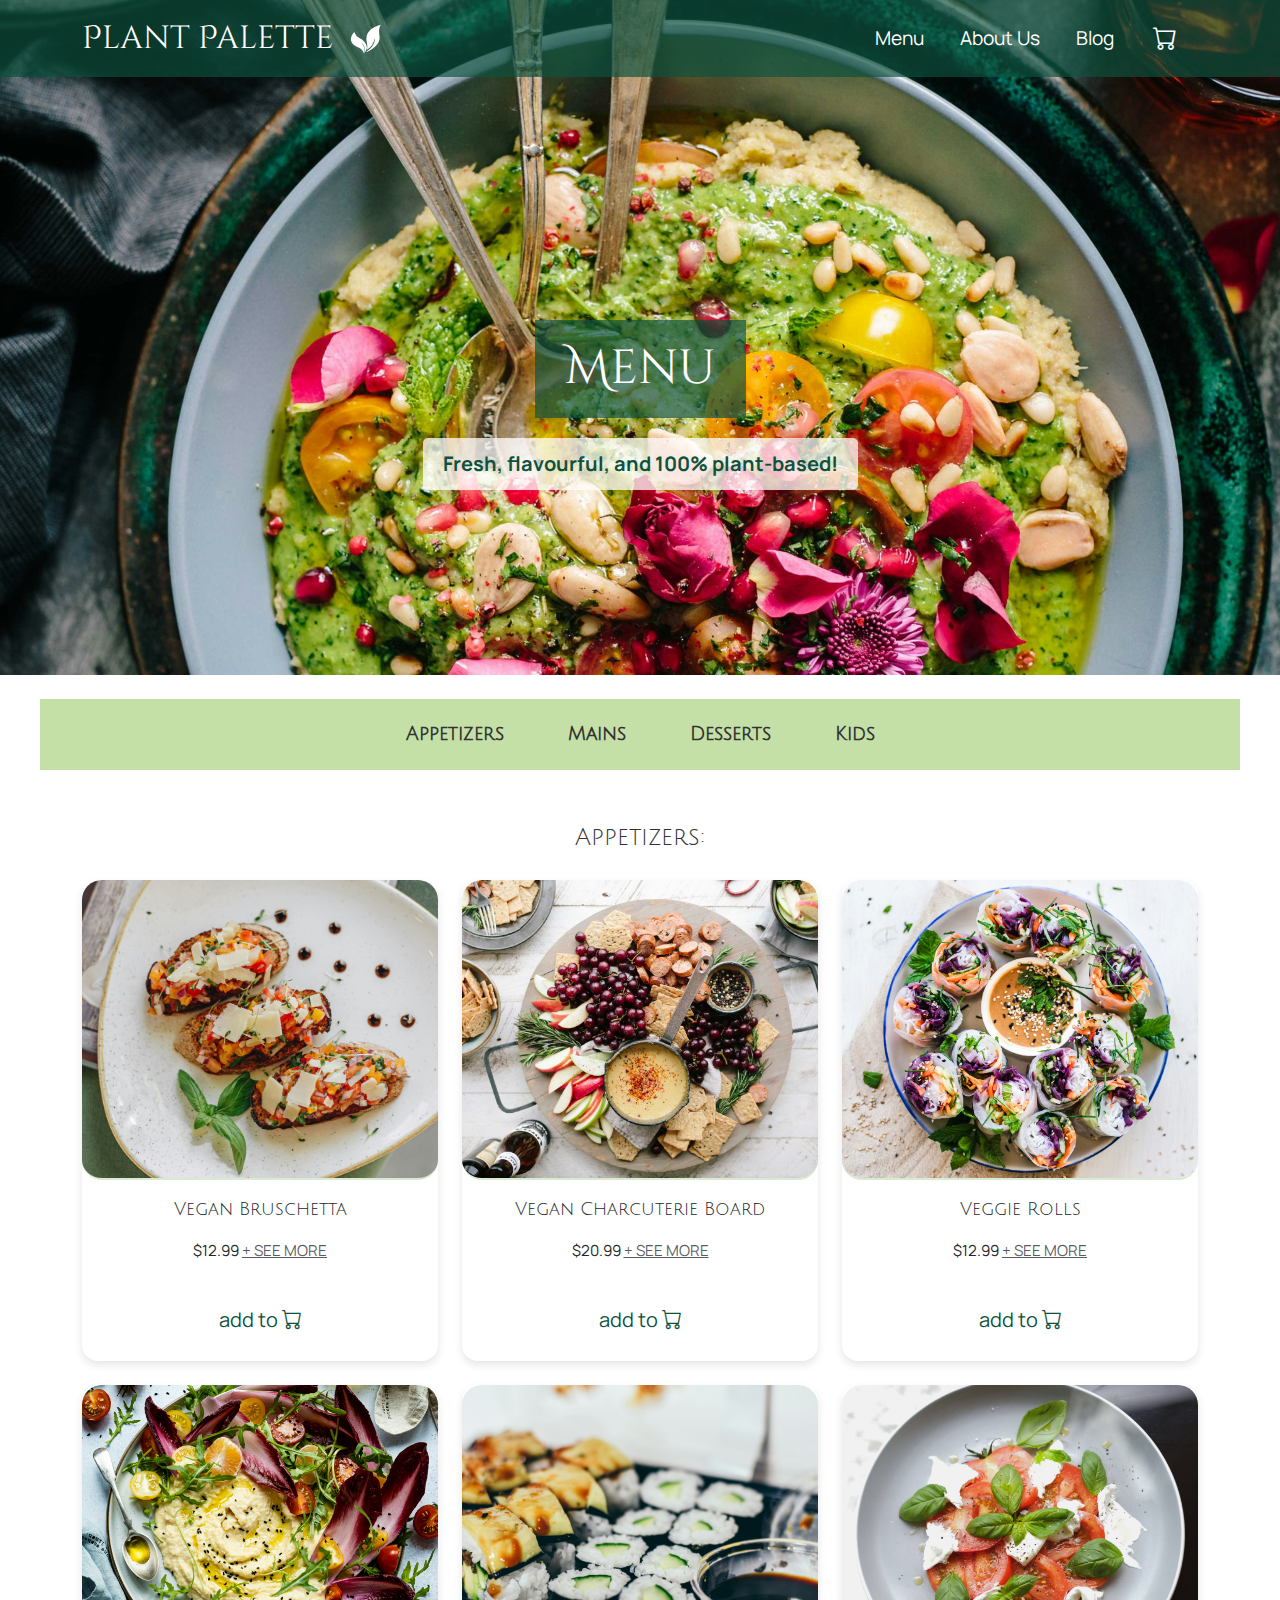
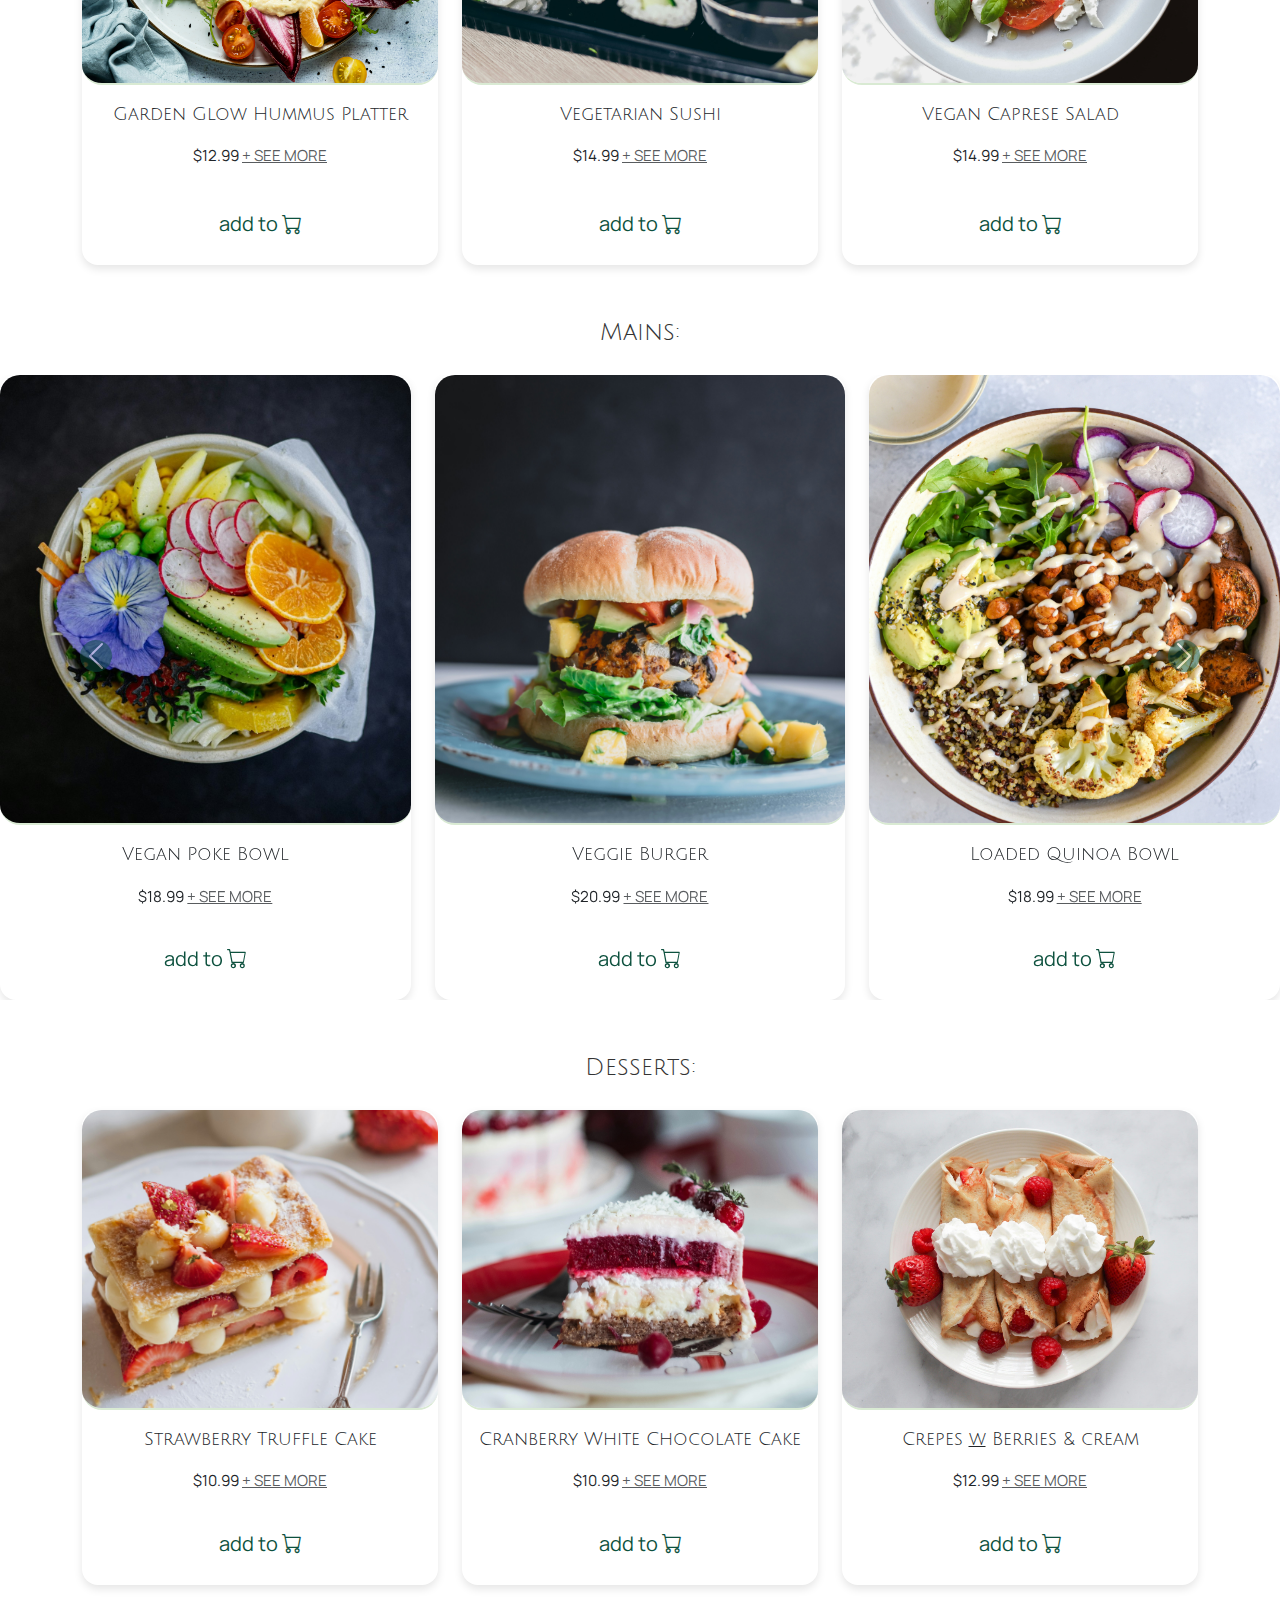
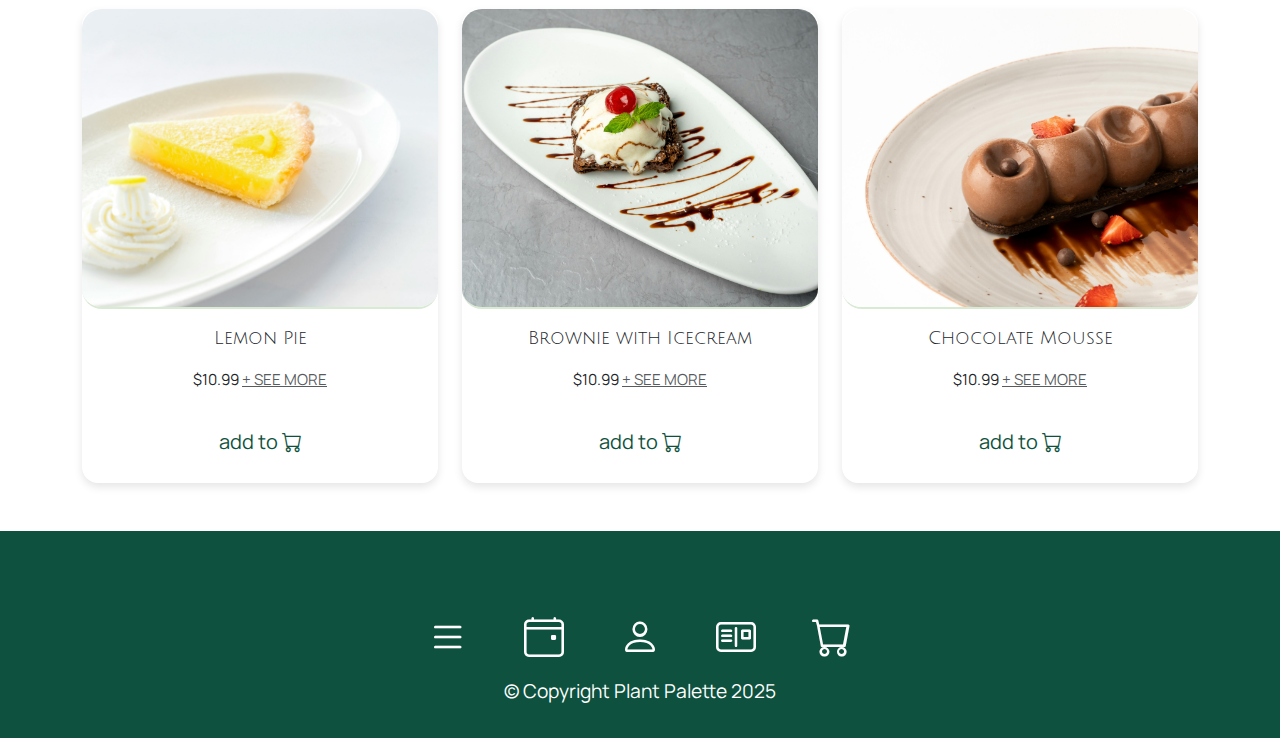
<file: menu.html>
<!DOCTYPE html>
<html lang="en">
<head>
    <meta charset="UTF-8">
    <meta name="viewport" content="width=device-width, initial-scale=1.0">
    <title>Menu</title>
    <link rel="icon" href="images/favicon-plant-palette.svg" type="image/svg+xml">
    <!-- Bootstrap CSS -->
    <link rel="stylesheet" href="https://cdn.jsdelivr.net/npm/bootstrap@5.3.0/dist/css/bootstrap.min.css">
    <link rel="stylesheet" href="https://cdn.jsdelivr.net/npm/bootstrap-icons@1.10.5/font/bootstrap-icons.css">

    <!-- Animate.css CDN -->
    <link rel="stylesheet" href="https://cdnjs.cloudflare.com/ajax/libs/animate.css/4.1.1/animate.min.css"/>
    
    <!-- Google Font CSS -->
    <link rel="preconnect" href="https://fonts.googleapis.com">
    <link rel="preconnect" href="https://fonts.gstatic.com" crossorigin>
    <link href="https://fonts.googleapis.com/css2?family=Cinzel+Decorative:wght@400;700;900&family=Julius+Sans+One&family=Manrope:wght@200..800&display=swap" rel="stylesheet">

    <!-- My Css -->
    <link rel="stylesheet" href="css/styles.css">

</head>
<body>
    <!-- Navbar -->
    <nav class="navbar navbar-expand-lg">
        <div class="container">
            <a class="navbar-brand d-flex align-items-center" href="index.html">
                Plant Palette
                <img src="images/logo-plant-palette.svg" alt="Brand Logo" width="40" height="40" class="ms-2">
            </a>
            <button class="navbar-toggler" type="button" data-bs-toggle="collapse" data-bs-target="#navbarNav" aria-controls="navbarNav" aria-expanded="false" aria-label="Toggle navigation">
                <span class="navbar-toggler-icon"></span>
            </button>
            <div class="collapse navbar-collapse" id="navbarNav">
                <ul class="navbar-nav ms-auto">
                    <li class="nav-item"><a class="nav-link" href="menu.html">Menu</a></li>
                    <li class="nav-item"><a class="nav-link" href="about.html">About Us</a></li>
                    <li class="nav-item"><a class="nav-link" href="blog.html">Blog</a></li>
                    </ul>
                <a href="cart.html" class="nav-icon-link mx-3">
                     <i class="bi bi-cart"></i>
                </a>  
            </div>
        </div>
    </nav>

    <!-- Hero Section -->
    <header class="hero-section d-flex align-items-center justify-content-center text-center">
        <img src="images/menu-hero-img.jpg" class="hero-img img-fluid" alt="Hero Image" loading="lazy">
        <div class="hero-overlay">
            <h1 class="display-4 animate__animated animate__fadeInDown">Menu</h1>
            <button class="hero-btn">Fresh, flavourful, and 100% plant-based!</button>
        </div>
    </header>

<main>
   <!-- Menu Navigation Bar -->
    <div class="menu-nav-container d-flex   justify-content-center py-2 my-4">
        <a href="#appetizers" class="menu-link mx-3">Appetizers</a>
        <a href="#mainsCarousel" class="menu-link mx-3">Mains</a>
        <a href="#desserts" class="menu-link mx-3">Desserts</a>
        <a href="#kids" class="menu-link mx-3">Kids</a>
    </div>
      
      <!-- Appetizers Section -->
      <section id="appetizers" class="container my-5">
        <h3 class="text-center mb-4">Appetizers:</h3>
        <div class="row g-4">

          <!-- Appetizer Card 1 -->
          <div class="col-md-4">
            <div class="card h-100">
              <img src="images/bruschetta.jpg" class="card-img-top" alt="Vegan Bruschetta" loading="lazy">
              <div class="card-body text-center">
                <h5 class="card-title"> Vegan Bruschetta</h5>
                <p class="card-text">$12.99 <span class="text-muted"><u>+ SEE MORE</u></span></p>
                <button class="btn btn-success mt-3">add to <i class="bi bi-cart"></i></button>
              </div>
            </div>
          </div>
      
          <!-- Appetizer Card 2 -->
          <div class="col-md-4">
            <div class="card h-100">
              <img src="images/charcuterie.jpg" class="card-img-top" alt="Vegan Charcuterie Board" loading="lazy">
              <div class="card-body text-center">
                <h5 class="card-title">Vegan Charcuterie Board</h5>
                <p class="card-text">$20.99 <span class="text-muted"><u>+ SEE MORE</u></span></p>
                <button class="btn btn-success mt-3">add to <i class="bi bi-cart"></i></button>
              </div>
            </div>
          </div>
      
          <!-- Appetizer Card 3 -->
          <div class="col-md-4">
            <div class="card h-100">
              <img src="images/veggie-rolls.jpg" class="card-img-top" alt="Rice Veggie Rolls with peanut sauce" loading="lazy">
              <div class="card-body text-center">
                <h5 class="card-title">Veggie Rolls</h5>
                <p class="card-text">$12.99 <span class="text-muted"><u>+ SEE MORE</u></span></p>
                <button class="btn btn-success mt-3">add to <i class="bi bi-cart"></i></button>
              </div>
            </div>
          </div>

          <!-- Appetizer Card 4 -->
          <div class="col-md-4">
            <div class="card h-100">
              <img src="images/veggie-hummus.jpg" class="card-img-top" alt="Hummus Dish with spring veggies" loading="lazy">
              <div class="card-body text-center">
                <h5 class="card-title">Garden Glow Hummus Platter</h5>
                <p class="card-text">$12.99 <span class="text-muted"><u>+ SEE MORE</u></span></p>
                <button class="btn btn-success mt-3">add to <i class="bi bi-cart"></i></button>
              </div>
            </div>
          </div>

          <!-- Appetizer Card 5 -->
          <div class="col-md-4">
            <div class="card h-100">
              <img src="images/veggie-sushi.jpg" class="card-img-top" alt="Vegetarian Sushi platter" loading="lazy">
              <div class="card-body text-center">
                <h5 class="card-title">Vegetarian Sushi</h5>
                <p class="card-text">$14.99 <span class="text-muted"> <u>+ SEE MORE</u></span></p>
                <button class="btn btn-success mt-3">add to <i class="bi bi-cart"></i></button>
              </div>
            </div>
          </div>

          <!-- Appetizer Card 6 -->
          <div class="col-md-4">
            <div class="card h-100">
              <img src="images/caprese-salad.jpg" class="card-img-top" alt="Vegan Caprese Salad on white plate" loading="lazy">
              <div class="card-body text-center">
                <h5 class="card-title">Vegan Caprese Salad</h5>
                <p class="card-text">$14.99 <span class="text-muted"><u>+ SEE MORE</u></span></p>
                <button class="btn btn-success mt-3">add to <i class="bi bi-cart"></i></button>
              </div>
            </div>
          </div>
        </div>
      </section>

<!-- Mains Section with Carousel -->
    <div id="mainsCarousel" class="carousel slide" data-bs-ride="carousel">
        <h3 class="text-center mb-4">Mains:</h3>
        <div class="carousel-inner">
    
        <!-- Slide 1 -->
        <div class="carousel-item active">
            <div class="row">
            <!-- Main Dish 1 -->
            <div class="col-md-4">
                <div class="card h-100">
                <img src="images/hero-large.jpg" class="card-img-top" alt="Vegan Poke Bowl with orange and avocado" loading="lazy">
                <div class="card-body text-center">
                    <h5 class="card-title">Vegan Poke Bowl</h5>
                    <p class="card-text">$18.99 <span class="text-muted"><u>+ SEE MORE</u></span></p>
                    <button class="btn btn-success">add to <i class="bi bi-cart"></i></button>
                </div>
                </div>
            </div>
    
            <!-- Main Dish 2 -->
            <div class="col-md-4">
                <div class="card h-100">
                <img src="images/veggie-burger.jpg" class="card-img-top" alt="Veggie bean Burger" loading="lazy">
                <div class="card-body text-center">
                    <h5 class="card-title">Veggie Burger</h5>
                    <p class="card-text">$20.99 <span class="text-muted"><u>+ SEE MORE</u></span></p>
                    <button class="btn btn-success">add to <i class="bi bi-cart"></i></button>
                </div>
                </div>
            </div>
    
            <!-- Main Dish 3 -->
            <div class="col-md-4">
                <div class="card h-100">
                <img src="images/loaded-quinoa-bowl.jpg" class="card-img-top" alt="Loaded Quinoa bowl with veggies" loading="lazy">
                <div class="card-body text-center">
                    <h5 class="card-title">Loaded Quinoa Bowl</h5>
                    <p class="card-text">$18.99 <span class="text-muted"> <u>+ SEE MORE</u></span></p>
                    <button class="btn btn-success">add to <i class="bi bi-cart"></i></button>
                </div>
                </div>
            </div>
            </div>
        </div>
    
        <!-- Slide 2 -->
        <div class="carousel-item">
            <div class="row">
            <!-- Main Dish 4 -->
            <div class="col-md-4">
                <div class="card h-100">
                <img src="images/squash-soup.jpg" class="card-img-top" alt="Butternut Squash Soup with Pomegranate topping" loading="lazy">
                <div class="card-body text-center">
                    <h5 class="card-title">Butternut Squash Soup</h5>
                    <p class="card-text">$15.99 <span class="text-muted"> <u>+ SEE MORE</u></span></p>
                    <button class="btn btn-success">add to <i class="bi bi-cart"></i></button>
                </div>
                </div>
            </div>
    
            <!-- Main Dish 5 -->
            <div class="col-md-4">
                <div class="card h-100">
                <img src="images/creamy-tofu-alfredo.jpg" class="card-img-top" alt="Tofu Fettucine Alfredo" loading="lazy">
                <div class="card-body text-center">
                    <h5 class="card-title">Tofu Fettucine Alfredo</h5>
                    <p class="card-text">$15.99 <span class="text-muted"><u>+ SEE MORE</u></span></p>
                    <button class="btn btn-success">add to <i class="bi bi-cart"></i></button>
                </div>
                </div>
            </div>
    
            <!-- Main Dish 6 -->
            <div class="col-md-4">
                <div class="card h-100">
                <img src="images/smoky-sunset-pappardelle.jpg" class="card-img-top" alt="Smokey Sunset Pappardelle in a blue bowl" loading="lazy">
                <div class="card-body text-center">
                    <h5 class="card-title">Smokey Sunset Pappardelle</h5>
                    <p class="card-text">$18.99 <span class="text-muted"><u>+ SEE MORE</u></span></p>
                    <button class="btn btn-success">add to <i class="bi bi-cart"></i></button>
                </div>
                </div>
            </div>
            </div>
        </div>

        <!-- Slide 3 -->
        <div class="carousel-item">
            <div class="row">
            <!-- Main Dish 7 -->
            <div class="col-md-4">
                <div class="card h-100">
                <img src="images/menu-img.jpg" class="card-img-top" alt="loaded sweet potatoe fries" loading="lazy">
                <div class="card-body text-center">
                    <h5 class="card-title">Loaded Sweet Potatoe Fries</h5>
                    <p class="card-text">$15.99 <span class="text-muted"><u>+ SEE MORE</u></span></p>
                    <button class="btn btn-success">add to <i class="bi bi-cart"></i></button>
                </div>
                </div>
            </div>
    
            <!-- Main Dish 8 -->
            <div class="col-md-4">
                <div class="card h-100">
                <img src="images/tofu-butter-chicken.jpg" class="card-img-top" alt="Tofu Butter chicken bowl with zucchini" loading="lazy">
                <div class="card-body text-center">
                    <h5 class="card-title">Tofu Butter Chicken</h5>
                    <p class="card-text">$18.99 <span class="text-muted"> <u>+ SEE MORE</u></span></p>
                    <button class="btn btn-success">add to <i class="bi bi-cart"></i></button>
                </div>
                </div>
            </div>
    
            <!-- Main Dish 9 -->
            <div class="col-md-4">
                <div class="card h-100">
                <img src="images/chickpea-tacos.jpg" class="card-img-top" alt="Chickpea tacos with gaucamole" loading="lazy">
                <div class="card-body text-center">
                    <h5 class="card-title">Chickpea Tacos</h5>
                    <p class="card-text">$18.99 <span class="text-muted"> <u>+ SEE MORE</u></span></p>
                    <button class="btn btn-success">add to <i class="bi bi-cart"></i></button>
                </div>
                </div>
            </div>
            </div>
        </div>
        </div>
    
        <!-- Carousel Controls -->
        <button class="carousel-control-prev" aria-label="Previous Slide" type="button" data-bs-target="#mainsCarousel" data-bs-slide="prev">
        <span class="carousel-control-prev-icon"></span>
        </button>
        <button class="carousel-control-next" type="button" data-bs-target="#mainsCarousel" data-bs-slide="next">
        <span class="carousel-control-next-icon"></span>
        </button>
    </div>
    
<!-- Desserts Section -->
    <section id="desserts" class="container my-5">
        <h3 class="text-center mb-4">Desserts:</h3>
        <div class="row g-4">

          <!-- Dessert Card 1 -->
          <div class="col-md-4">
            <div class="card h-100">
              <img src="images/strawberry-truffle-cake.jpg" class="card-img-top" alt="strawberry-truffle-cake" loading="lazy">
              <div class="card-body text-center">
                <h5 class="card-title"> Strawberry Truffle Cake</h5>
                <p class="card-text">$10.99 <span class="text-muted"><u>+ SEE MORE</u></span></p>
                <button class="btn btn-success">add to <i class="bi bi-cart"></i></button>
              </div>
            </div>
          </div>
      
          <!-- Appetizer Card 2 -->
          <div class="col-md-4">
            <div class="card h-100">
              <img src="images/cranberry-whitechocolate-cake.jpg" class="card-img-top" alt="cranberry white chocolate cake" loading="lazy">
              <div class="card-body text-center">
                <h5 class="card-title">Cranberry White Chocolate Cake</h5>
                <p class="card-text">$10.99 <span class="text-muted"><u>+ SEE MORE</u></span></p>
                <button class="btn btn-success">add to <i class="bi bi-cart"></i></button>
              </div>
            </div>
          </div>
      
          <!-- Dessert Card 3 -->
          <div class="col-md-4">
            <div class="card h-100">
              <img src="images/crepes-berries.jpg" class="card-img-top" alt="Crepes with berries" loading="lazy">
              <div class="card-body text-center">
                <h5 class="card-title">Crepes <u>w</u> Berries & cream</h5>
                <p class="card-text">$12.99 <span class="text-muted"><u>+ SEE MORE</u></span></p>
                <button class="btn btn-success">add to <i class="bi bi-cart"></i></button>
              </div>
            </div>
          </div>

          <!-- Dessert Card 4 -->
          <div class="col-md-4">
            <div class="card h-100">
              <img src="images/lemon-pie.jpg" class="card-img-top" alt="lemon pie" loading="lazy">
              <div class="card-body text-center">
                <h5 class="card-title">Lemon Pie</h5>
                <p class="card-text">$10.99 <span class="text-muted"><u>+ SEE MORE</u></span></p>
                <button class="btn btn-success">add to <i class="bi bi-cart"></i></button>
              </div>
            </div>
          </div>

          <!-- Dessert Card 5 -->
          <div class="col-md-4">
            <div class="card h-100">
              <img src="images/brownie.jpg" class="card-img-top" alt="Brownie and ice cream" loading="lazy">
              <div class="card-body text-center">
                <h5 class="card-title">Brownie with Icecream</h5>
                <p class="card-text">$10.99  <span class="text-muted"><u>+ SEE MORE</u></span></p>
                <button class="btn btn-success">add to <i class="bi bi-cart"></i></button>
              </div>
            </div>
          </div>

          <!-- Dessert Card 6 -->
          <div class="col-md-4">
            <div class="card h-100">
              <img src="images/chocolate-mousse.jpg" class="card-img-top" alt="Chocolate mousse dessert" loading="lazy">
              <div class="card-body text-center">
                <h5 class="card-title">Chocolate Mousse </h5>
                <p class="card-text">$10.99<span class="text-muted"> <u>+ SEE MORE</u></span></p>
                <button class="btn btn-success">add to <i class="bi bi-cart"></i></button>
              </div>
            </div>
          </div>
        </div>
      </section>
  </main>

<!-- Footer -->
    <footer class="text-white text-center py-3" itemtype="http://schema.org/LocalBusiness">
        <div class="icon-nav text-center mt-5">
            <a href="menu.html" class="icon-link mx-3">
            <i class="bi bi-list"></i>
            </a>
            <a href="events.html" class="icon-link mx-3">
                <i class="bi bi-calendar4-event"></i>
            </a>
            <a href="about.html" class="icon-link mx-3">
                <i class="bi bi-person"></i>
            </a>
            <a href="blog.html" class="icon-link mx-3">
                <i class="bi bi-postcard"></i>
            </a>
            <a href="cart.html" class="icon-link mx-3" aria-label="View Cart">
                <i class="bi bi-cart"></i>
            </a>
        </div>
    <p> &copy; Copyright Plant Palette 2025 </p>
    </footer>

<script src="https://cdn.jsdelivr.net/npm/bootstrap@5.3.0/dist/js/bootstrap.bundle.min.js"></script>
</body>
</html>
</file>
<file: css/styles.css>
/* http://meyerweb.com/eric/tools/css/reset/ 
   v2.0 | 20110126
   License: none (public domain)
*/

html, body, div, span, applet, object, iframe,
h1, h2, h3, h4, h5, h6, p, blockquote, pre,
a, abbr, acronym, address, big, cite, code,
del, dfn, em, img, ins, kbd, q, s, samp,
small, strike, strong, sub, sup, tt, var,
b, u, i, center,
dl, dt, dd, ol, ul, li,
fieldset, form, label, legend,
table, caption, tbody, tfoot, thead, tr, th, td,
article, aside, canvas, details, embed, 
figure, figcaption, footer, header, hgroup, 
menu, nav, output, ruby, section, summary,
time, mark, audio, video {
	margin: 0;
	padding: 0;
	border: 0;
	font-size: 100%;
	font: inherit;
	vertical-align: baseline;
}
/* HTML5 display-role reset for older browsers */
article, aside, details, figcaption, figure, 
footer, header, hgroup, menu, nav, section {
	display: block;
}
body {
	line-height: 1;
}
ol, ul {
	list-style: none;
}
blockquote, q {
	quotes: none;
}
blockquote:before, blockquote:after,
q:before, q:after {
	content: '';
	content: none;
}
table {
	border-collapse: collapse;
	border-spacing: 0;
}


/* ===== My CSS ===== */

/* Root Variables */

:root {
    --background-color: white;
    --primary-color:  rgba(13, 81, 62);
    --accent-color-1:  rgba(13, 81, 62, 0.683);
    --accent-color-2: #C4E0A7;
    --text-color: black;
    --font-h1: 'Cinzel Decorative', cursive;
    --font-h2-h3: 'Julius Sans One', sans-serif;
    --font-body: 'Manrope', sans-serif;
    --max-width: 1000px;
 }
 

/* ==== General Styles ==== */
html {
    scroll-behavior: smooth;
  }

body {
    color: #333;
    font-size: 1rem; 
    font-weight: 400;
    font-family: var(--font-body);
    line-height: 1.6;
    color: #333; 
    font-size: 1.2rem;
}
h1 {
    font-size: 2.5rem; 
    font-family: var(--font-h1);
}

h2 {
    font-size: 2rem; /* Section titles */
    font-weight: 700;
    font-family: var(--font-h2-h3);
    border-bottom: 2px solid black; 
    padding-bottom: 0.3rem;
    margin-bottom: 1rem;
}

h3 {
    font-size: 1.5rem; /* Smaller headings */
    font-weight: 500;
    font-family: var(--font-h2-h3); 
}
/* Mobile-friendly tweaks */
@media (max-width: 768px) {
    h1 {
      font-size: 1rem;
    }
  
    h2 {
      font-size: 1.8rem;
    }
  
    h3 {
      font-size: 1.3rem;
    }
  }


/* ==== Navbar ==== */
.navbar {
    background-color: var(--accent-color-1);
    position: absolute;
    top: 0;
    left: 0;
    width: 100%;
    z-index: 10;
    
}

.navbar-brand {
    font-family: var(--font-h1);
    color: white;
    font-size: 2rem;
}

.navbar-brand img {
    object-fit: cover;
}

.navbar-toggler {
    border-color: #ccc;
  }
  
.navbar-nav .nav-link {
    color: white;
    margin: 0 10px;
    transition: color 0.3s ease;
}

  .navbar-nav .nav-link:hover {
    color: black; 
  }

  .navbar-nav .nav-link::after {
    content: '';
    position: absolute;
    width: 0;
    height: 2px;
    background-color: var(--accent-color-2);
    left: 0;
    bottom: 0;
    transition: width 0.3s ease;
  }
  
  .navbar-nav .nav-link:hover::after {
    width: 100%;
  }
  
  .nav-icon-link {
    font-size: 1.5rem;
    padding: 5px;
    color: white;
    transition: color 0.3s ease;
  }
  
  .nav-icon-link:hover {
    color: black;
    text-decoration: none;
  }

  .nav-icon-link::after {
    content: '';
    position: absolute;
    width: 0;
    height: 2px;
    background-color: var(--accent-color-2);
    left: 0;
    bottom: 0;
    transition: width 0.3s ease;
  }
  
  .nav-icon-link:hover::after {
    width: 100%;
  }
  
/* ===== Hero Section ===== */

.hero-section {
    position: relative;
    width: 100%;
    overflow: hidden;
  }
  
  .hero-img {
    width: 100%;
    height: 60vh; 
    object-fit: cover;
  }

  
  .hero-overlay {
    position: absolute;
    top: 0;
    left: 0;
    height: 120%;
    width: 100%;
    color: white;
    display: flex;
    flex-direction: column;
    justify-content: center;
    align-items: center;
    padding: 0 1rem;
  }
  
  .hero-overlay h1 {
    background: var(--accent-color-1);
    padding: 20px 30px;
    font-size: 3rem;
    font-family: var(--font-h1);
    margin-bottom: 20px;
  }
  
  .hero-btn {
    background-color: #ffffffbe;
    font-weight: bold;
    color: #0D513E;
    padding: 10px 20px;
    transition: all 0.3s ease;
    border-radius: 5px;
    border: none;
    font-size: 1.25rem;
    font-family: var(--font-body);
  }
  
  .hero-btn:hover {
    background-color: var(--accent-color-1);
    color: white;
  }
  
  /* ==== Responsive Styling For hero section ===== */
  @media (max-width: 768px) {
    .hero-img {
      height: 40vh;
    }
  
    .hero-overlay h1 {
      font-size: 2rem;
      padding: 15px 20px;
    }
  
    .hero-btn {
      font-size: 1rem;
      padding: 8px 16px;
    }
  }

  @media (min-width: 992px) {
    .hero-img {
      height: 75vh;
    }
  }

  /* Responsize styles for headings */
  
/* ==== Menu page adjustments ==== */

.menu-hero-btn {
    position: absolute;
    top: 70%;
    left: 50%;
    transform: translate(-50%, -50%);   
    background-color: #ffffffbe;
    font-weight: bold;
    color: #0D513E;
    padding: 10px 20px;
    transition: all 0.3s ease;
    border-radius: 5px ;
    border: none;
    width: 40%;
    font-size: 1.5rem;
    font-family: var(--font-body);
}

.menu-hero-text {
    position: absolute;
    font-size: 3rem;
    top: 50%;
    left: 50%;
    transform: translate(-50%, -50%);
    background:var(--accent-color-1);
    padding: 15px;
    width: 20%;
}

/* ==== Menu page nav ==== */

.menu-nav-container {
    background-color: var(--accent-color-2);
    max-width: 1200px; 
    margin: 5% auto;   
    padding: 10px 20px; 
  }
  
  .menu-link {
    font-family: 'Julius Sans One', sans-serif;
    color: #333;
    text-decoration: none;
    font-weight: 600;
    padding: 0.75rem 1rem;
    display: inline-block;
    transition: color 0.3s, border-bottom 0.3s;
  }
  
  .menu-link:hover {
    color: #000;
    border-bottom: 2px solid #000;
  }

  /* ====  Menu Page Appetizer card grid ==== */

  .card {
    border: none;
    border-radius: 16px;
    overflow: hidden;
    box-shadow: 0 4px 8px rgba(0, 0, 0, 0.1);
  }
  
  .card-img-top {
    height: 300px;
    object-fit: cover;
    border-bottom: 2px solid #d9ead3;
  }
  
  .card-title {
    font-family: 'Julius Sans One', sans-serif;
    font-size: 1.1rem;
  }
  
  .card-text {
    font-family: 'Manrope', sans-serif;
    font-size: 0.95rem;
  }
  
  .btn-success {
    background-color: var(--primary-color);
    border: none;
    border-radius: 20px;
    padding: 6px 16px;
  }
  
  .btn-success:hover {
    background-color: var(--accent-color-2);
  }
  
/* ==== Mains Carousel ==== */

.card-img-top {
    height: 200px;
    object-fit: cover;
  }
.carousel .card-img-top {
    height: 450px;
    object-fit: cover;
  }
  
  .carousel .card {
    border-radius: 16px;
    overflow: hidden;
    box-shadow: 0 4px 8px rgba(0, 0, 0, 0.1);
  }
  
  .carousel-control-prev-icon,
  .carousel-control-next-icon {
    background-color: var(--primary-color);
    border-radius: 50%;
    padding: 10px;
  }
  .card {
    transition: transform 0.3s ease, box-shadow 0.3s ease;
  }
  .card:hover {
    transform: translateY(-5px);
    box-shadow: 0 4px 12px rgba(0,0,0,0.1);
  }
  
/* ==== Hours of Operation ==== */

.container h2 {
    font-weight: bold;
    margin-bottom: 20px;
}

.menu-img-style {
    height: 300px;
    width: 98%;
    object-fit: cover;
    border-radius: 10px;
}

.menu-image-container .btn {
    background-color: #ffffffbe;
    color: var(--primary-color);
    font-weight: bold;
    padding: 10px 20px;
    transition: all 0.3s ease;
    border: none;
    width: 20%;
    font-size: 2rem;
}

.menu-image-container .btn:hover {
    background-color: var(--accent-color-1);
    color: white;
    border-color: white;
}

.equal-img {
    height: 750px; 
    object-fit: cover;
    width: 100%;
}

.rounded-img {
    border-radius: 15px;
}


/* ==== Reservation & Location ==== */

.container form input, .container form textarea {
    width: 100%;
    padding: 10px;
    margin-top: 10px;
    border: 1px solid #ccc;
    border-radius: 5px;
}

.form-check {
    width: 20px;
    height: 20px;
    align-items: center; 
    gap: 1rem; 
    padding-top: 30px;
  }
  
.form-check-label {
    padding-top: 15px;
    padding-bottom: 15px;
}

.form-check-input:checked {
    background-color: var(--primary-color); 
    border-color: var(--primary-color);
  }

.btn-success {
    background-color: white;
    color: var(--primary-color);
    border: none;
    padding: 10px 40px;
    margin-top: 10px;
    font-size: 20px;
}
.text-center p {
    margin: 15px;
}
.green-box {
    background-color: var(--accent-color-2); 
    border-radius: 10px;
}

/* ==== Our Mission Image ==== */
.mission-img {
    border-radius: 20px;
    object-fit: cover;
    background-color: var(--accent-color-2);
    padding: 20px;
    width: 100%;
    height: auto;
  }
  .blockquote {
    font-style: italic;
    font-family: var(--font-h2-h3);
  }

  /* ==== Our staff section ==== */

  .card-img-top {
    width: 100%;
    height: 300px; 
    object-fit: cover;
    object-position: center;
    border-radius: 20px;
  }

/* ==== Sustainability button ==== */

.sustainability-button {
    background-color: var(--accent-color-1);
    padding: 40px;
    color: white;
    font-family: var(--font-h2-h3);
    font-size: 1.5rem;
}

/*  ==== About page bottom grid ==== */

.custom-img {
    width: 100%;
    height: 300px; 
    object-fit: cover;
    object-position: center;
    border-radius: 20px; 
  }

  /* ==== Blog Posts ==== */

  .blog-post {
    background-color: var(--accent-color-2);
    padding: 10px;
  }

  /* ==== Hover for social media icons ==== */

  .social-link {
    font-size: 1.5rem; 
    color: #000; 
    text-decoration: none;
    display: inline-block;
    transition: color 0.3s ease;
  }
  
  .social-link i {
    font-size: 1.5rem; 
    margin-right: 8px; 
  }
  
  .social-link:hover {
    color: var(--accent-color-2); 
  }

  /* ==== Focus Styling ==== */
  .btn:focus, .menu-link:focus {
    outline: 3px solid plum;
    outline-offset: 2px;
  }

/* ==== Footer ==== */

.icon-link {
    font-size: 2.5rem;
    padding: 10px;
    color: white;
    transition: color 0.3s ease;
  }
  
  .icon-link:hover {
    color: black;
    text-decoration: none;
  }

footer {
    background-color: var(--primary-color);
    color: white;
    text-align: center;  
}
</file>
